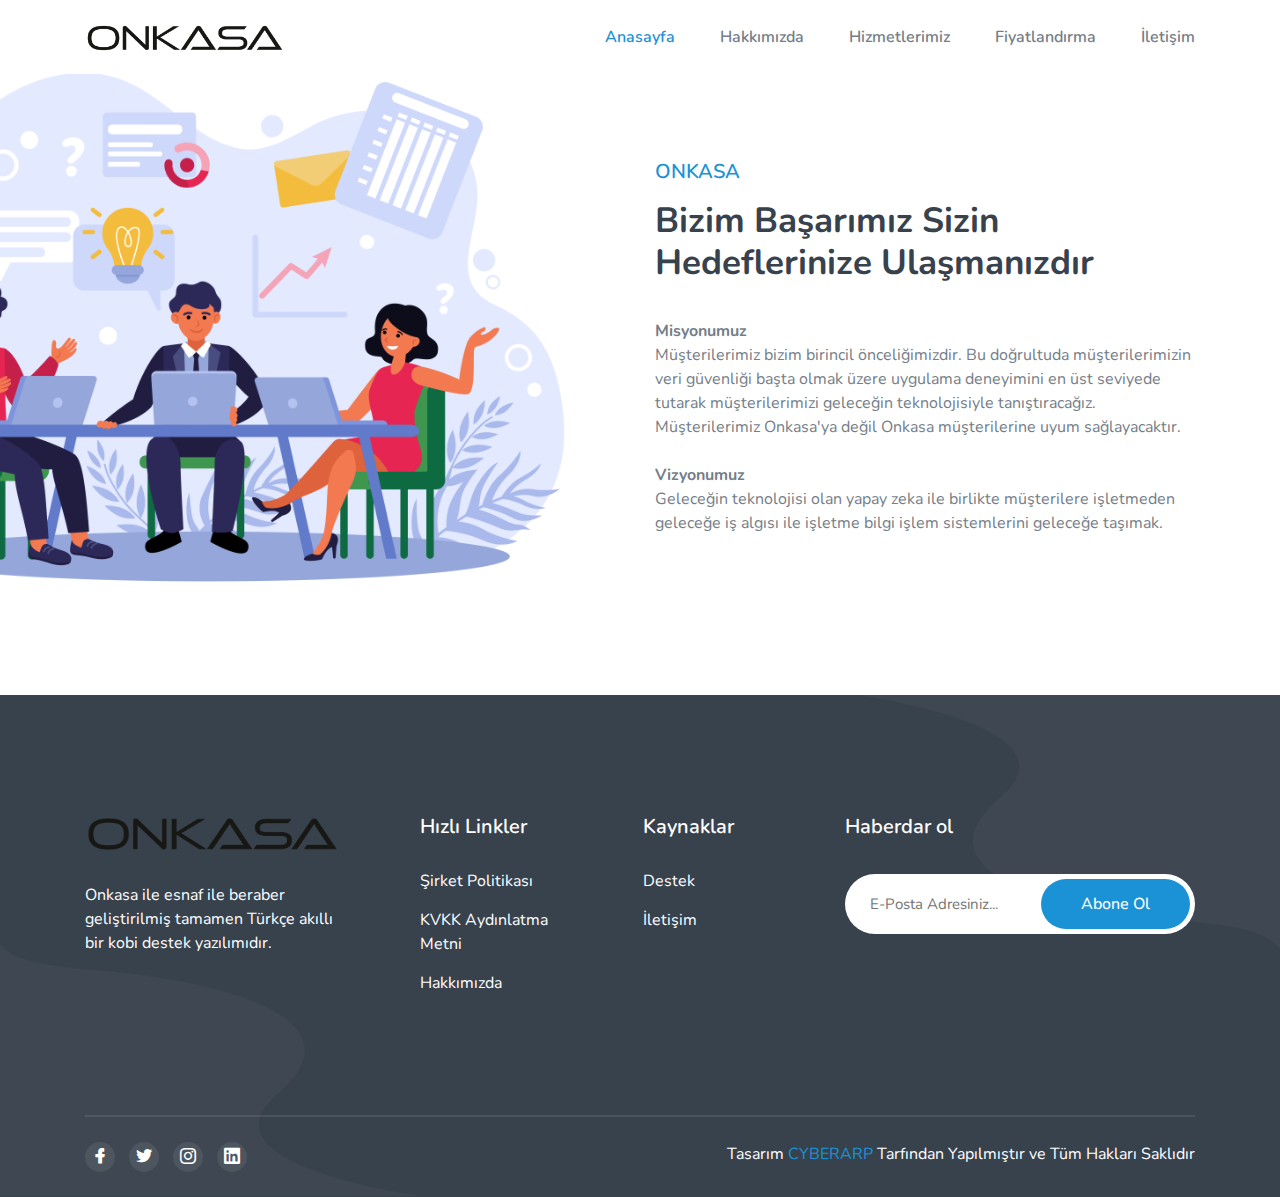
<file: company/index.html>
<!doctype html>
<html class="no-js" lang="en">

<head>
    <meta charset="utf-8">

    <!--====== Title ======-->
    <title>ONKASA</title>

    <meta name="description" content="">
    <meta name="viewport" content="width=device-width, initial-scale=1">

    <!--====== Favicon Icon ======-->
    <link rel="shortcut icon" href="../assets/images/favico.jpg" type="image/png">

    <!--====== Animate CSS ======-->
    <link rel="stylesheet" href="../assets/css/animate.css">


    <!--====== Line Icons CSS ======-->
    <link rel="stylesheet" href="../assets/fonts/lineicons/font-css/LineIcons.css">

    <!--====== Bootstrap CSS ======-->
    <link rel="stylesheet" href="../assets/css/bootstrap.min.css">

    <!--====== Default CSS ======-->
    <link rel="stylesheet" href="../assets/css/default.css">

    <!--====== Style CSS ======-->
    <link rel="stylesheet" href="../assets/css/style.css">

</head>

<body>
    <!--[if IE]>
    <p class="browserupgrade">You are using an <strong>outdated</strong> browser. Please <a href="https://browsehappy.com/">upgrade your browser</a> to improve your experience and security.</p>
  <![endif]-->
   
   
    <!--====== PRELOADER PART START ======-->

    <div class="preloader">
        <div class="loader">
            <div class="ytp-spinner">
                <div class="ytp-spinner-container">
                    <div class="ytp-spinner-rotator">
                        <div class="ytp-spinner-left">
                            <div class="ytp-spinner-circle"></div>
                        </div>
                        <div class="ytp-spinner-right">
                            <div class="ytp-spinner-circle"></div>
                        </div>
                    </div>
                </div>
            </div>
        </div>
    </div>

    <!--====== PRELOADER PART ENDS ======-->
    
    <!--====== HEADER PART START ======-->

    <section class="header_area">
        <div class="header_navbar">
            <div class="container">
                <div class="row">
                    <div class="col-lg-12">
                        <nav class="navbar navbar-expand-lg">
                            <a class="navbar-brand" href="/">
                                <img src="../assets/images/logo.png" alt="Logo">
                            </a>
                            <button class="navbar-toggler" type="button" data-toggle="collapse" data-target="#navbarSupportedContent" aria-controls="navbarSupportedContent" aria-expanded="false" aria-label="Toggle navigation">
                                <span class="toggler-icon"></span>
                                <span class="toggler-icon"></span>
                                <span class="toggler-icon"></span>
                            </button>

                            <div class="collapse navbar-collapse sub-menu-bar" id="navbarSupportedContent">
                                <ul id="nav" class="navbar-nav ml-auto">
                                    <li class="nav-item active">
                                        <a class="page-scroll" href="/">Anasayfa</a>
                                    </li>
                                    <li class="nav-item">
                                        <a class="page-scroll" href="/#about">Hakkımızda</a>
                                    </li>
                                    <li class="nav-item">
                                        <a class="page-scroll" href="/#services">Hizmetlerimiz</a>
                                    </li>
                                    
                                    <li class="nav-item">
                                        <a class="page-scroll" href="/#pricing">Fiyatlandırma</a>
                                    </li>
                                    
                                    <li class="nav-item">
                                        <a class="page-scroll" href="/#contact">İletişim</a>
                                    </li>
                                </ul>
                            </div> <!-- navbar collapse -->
                        </nav> <!-- navbar -->
                    </div>
                </div> <!-- row -->
            </div> <!-- container -->
        </div> <!-- header navbar -->  
    </section>
    <!--====== Header PART Ends ======-->


  <!--====== ABOUT PART START ======-->

    <section id="why" class="about_area pt-100 mb-100 ">
        <div class="about_image d-flex align-items-end justify-content-end">
            <div class="image">
                <img class="wow fadeInLeftBig" data-wow-duration="1s" data-wow-delay="0.5s" src="../assets/images/company.jpg" alt="about">
            </div>
        </div> <!-- about image -->
        <div class="container">
            <div class="row justify-content-end">
                <div class="col-lg-6">
                    <div class="about_content wow fadeIn" data-wow-duration="1s" data-wow-delay="1s">
                        <div class="section_title pb-35">
                            <h5 class="sub_title">ONKASA</h5>
                            <h4 class="main_title">Bizim Başarımız Sizin Hedeflerinize Ulaşmanızdır</h4>
                        </div> <!-- section title -->
                        <b>Misyonumuz</b>
                        <p>Müşterilerimiz bizim birincil önceliğimizdir. Bu doğrultuda müşterilerimizin veri güvenliği başta olmak üzere uygulama deneyimini en üst seviyede tutarak müşterilerimizi geleceğin teknolojisiyle tanıştıracağız. Müşterilerimiz Onkasa'ya değil Onkasa müşterilerine uyum sağlayacaktır. </p>
                        <br>
                        <b>Vizyonumuz</b>
                        <p>Geleceğin teknolojisi olan yapay zeka ile birlikte müşterilere işletmeden geleceğe iş algısı ile işletme bilgi işlem sistemlerini geleceğe taşımak. </p>

                    </div> <!-- about content -->
                </div>
            </div> <!-- row -->
        </div> <!-- container -->
    </section>

    <!--====== ABOUT PART ENDS ======-->
    
    <!--====== FOOTER PART START ======-->

     <footer id="footer" class="footer_area">
        <div class="container">
            <div class="footer_widget pt-70 pb-120">
                <div class="row justify-content-center">
                    <div class="col-lg-3 col-md-6">
                        <div class="footer_about mt-50">
                            <div class="footer_logo">
                                <a href="/"><img src="../assets/images/logo.png" alt=""></a>
                            </div>
                            <div class="footer_content">
                                <p>Onkasa ile esnaf ile beraber geliştirilmiş tamamen Türkçe akıllı bir kobi destek yazılımıdır.</p>
                            </div>
                        </div> <!-- footer about -->
                    </div>
                    <div class="col-lg-5 col-md-6">
                        <div class="footer_link_wrapper d-flex flex-wrap">
                            <div class="footer_link mt-50">
                                <h2 class="footer_title">Hızlı Linkler</h2>
                                <ul class="link">
                                    <li><a href="#">Şirket Politikası</a></li>
                                     <li><a href="../kvkk/">KVKK Aydınlatma Metni</a></li>
                                    <li><a href="#about">Hakkımızda</a></li>
                                </ul>
                            </div> <!-- footer link -->
                            <div class="footer_link mt-50">
                                <h2 class="footer_title">Kaynaklar</h2>
                                <ul class="link">
                                    <li><a href="tel:05393679757">Destek</a></li>
                                    <li><a href="#contact">İletişim</a></li>
                                </ul>
                            </div> <!-- footer link -->
                        </div> <!-- footer link wrapper -->
                    </div>
                    <div class="col-lg-4 col-md-6">
                        <div class="footer_subscribe mt-50">
                            <h2 class="footer_title">Haberdar ol</h2>
                            <div class="subscribe_form text-right">
                                <form action="#">
                                    <input type="text" placeholder="E-Posta Adresiniz...">
                                    <button class="main-btn">Abone Ol</button>
                                </form>
                            </div>
                        </div> <!-- footer subscribe -->
                    </div>
                </div> <!-- row -->
            </div> <!-- footer widget -->
            <div class="footer_copyright d-sm-flex justify-content-between">
                <div class="footer_social text-center">
                    <ul class="social">
                        <li><a href="https://www.facebook.com/Onkasa-109195007973000"><i class="lni lni-facebook-filled"></i></a></li>
                        <li><a href="https://twitter.com/onkasa1"><i class="lni lni-twitter-filled"></i></a></li>
                        <li><a href="https://instagram.com/onkasa.co"><i class="lni lni-instagram-original"></i></a></li>
                        <li><a href="https://www.linkedin.com/company/onkasa"><i class="lni lni-linkedin-original"></i></a></li>
                    </ul>
                </div> <!-- footer social -->
                <div class="footer_copyright_content  text-center">
                    <p>Tasarım <a href="https://onkasa.com" rel="nofollow">CYBERARP</a> Tarfından Yapılmıştır ve Tüm Hakları Saklıdır</p>
                </div> <!-- footer copyright content -->
            </div> <!-- footer copyright -->
        </div> <!-- container -->
    </footer>

    <!--====== FOOTER PART ENDS ======-->



    <a href="#" class="back-to-top"><i class="lni lni-chevron-up"></i></a>





    <!--====== Jquery js ======-->
    <script src="../assets/js/vendor/jquery-1.12.4.min.js"></script>
    <script src="../assets/js/vendor/modernizr-3.7.1.min.js"></script>

    <!--====== Bootstrap js ======-->
    <script src="../assets/js/popper.min.js"></script>
    <script src="../assets/js/bootstrap.min.js"></script>

    <!--====== Scrolling Nav js ======-->
    <script src="../assets/js/jquery.easing.min.js"></script>
    <script src="../assets/js/scrolling-nav.js"></script>

    <!--====== Wow js ======-->
    <script src="../assets/js/wow.min.js"></script>

    <!--====== Main js ======-->
    <script src="../assets/js/main.js"></script>

</body>

</html>
</file>
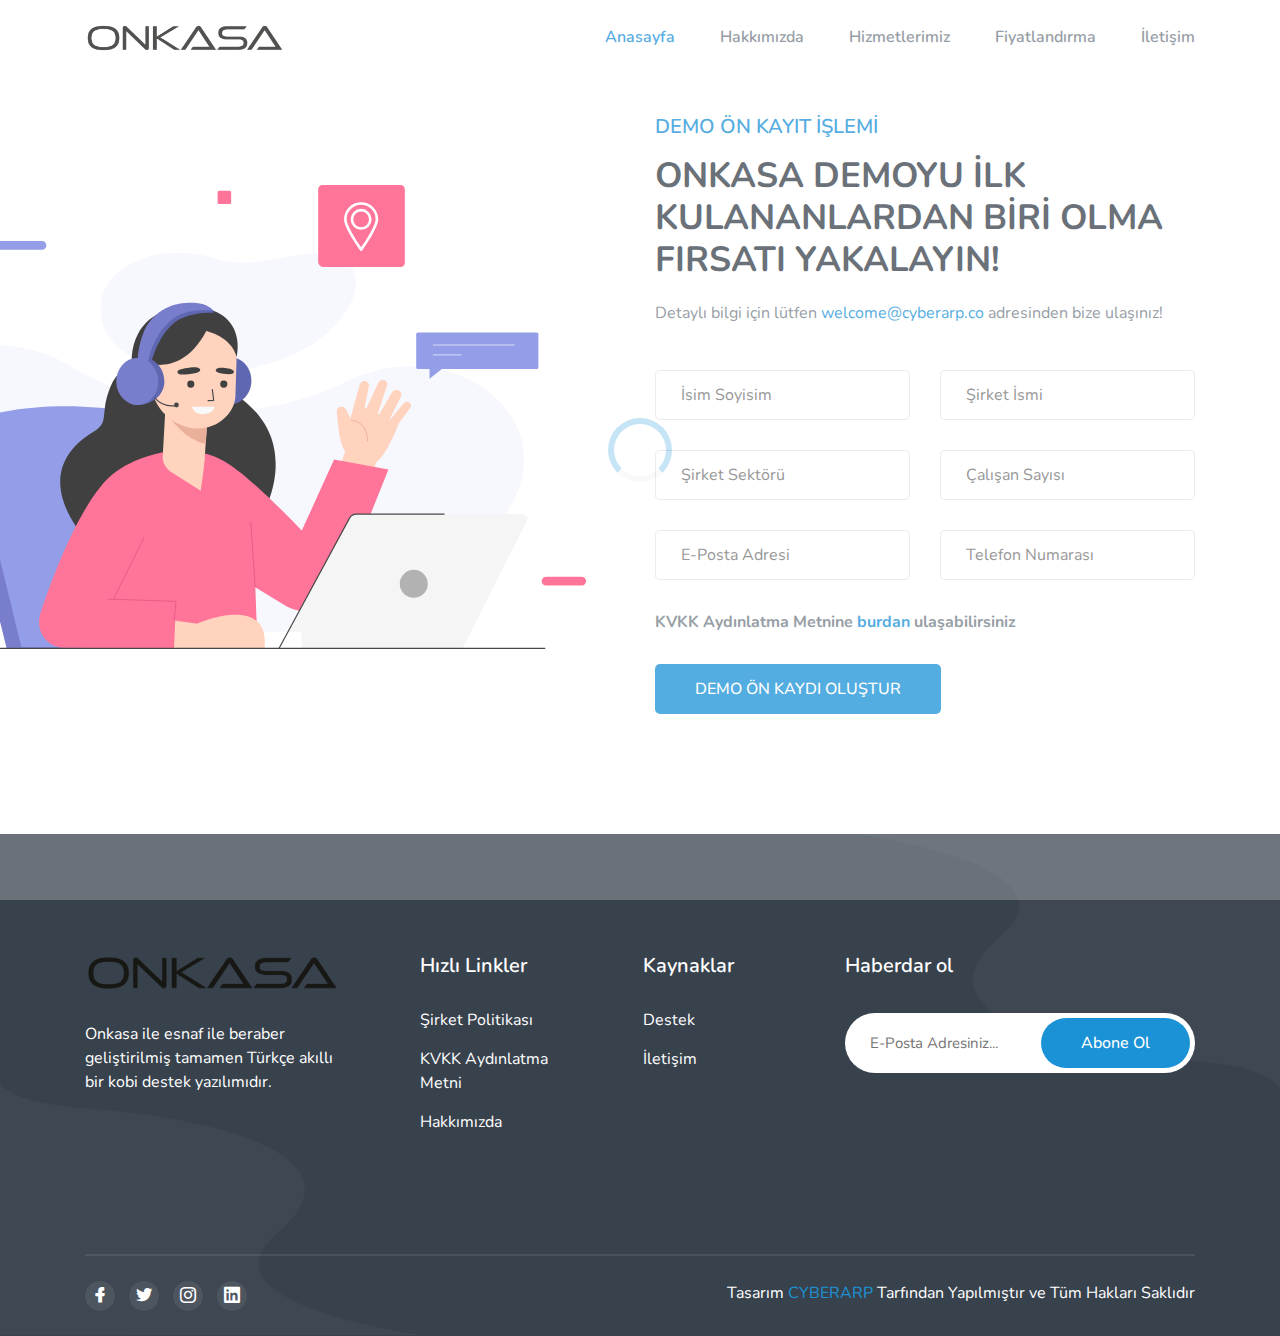
<file: demo/index.html>
<!doctype html>
<html class="no-js" lang="en">

<head>
    <meta charset="utf-8">

    <!--====== Title ======-->
    <title>ONKASA - Demo için Ön Kayıt</title>

    <meta name="description" content="">
    <meta name="viewport" content="width=device-width, initial-scale=1">

    <!--====== Favicon Icon ======-->
    <link rel="shortcut icon" href="../assets/images/favico.jpg" type="image/png">

    <!--====== Animate CSS ======-->
    <link rel="stylesheet" href="../assets/css/animate.css">


    <!--====== Line Icons CSS ======-->
    <link rel="stylesheet" href="../assets/fonts/lineicons/font-css/LineIcons.css">

    <!--====== Bootstrap CSS ======-->
    <link rel="stylesheet" href="../assets/css/bootstrap.min.css">

    <!--====== Default CSS ======-->
    <link rel="stylesheet" href="../assets/css/default.css">

    <!--====== Style CSS ======-->
    <link rel="stylesheet" href="../assets/css/style.css">

</head>

<body>
    <!--[if IE]>
    <p class="browserupgrade">You are using an <strong>outdated</strong> browser. Please <a href="https://browsehappy.com/">upgrade your browser</a> to improve your experience and security.</p>
  <![endif]-->
   
   
    <!--====== PRELOADER PART START ======-->

    <div class="preloader">
        <div class="loader">
            <div class="ytp-spinner">
                <div class="ytp-spinner-container">
                    <div class="ytp-spinner-rotator">
                        <div class="ytp-spinner-left">
                            <div class="ytp-spinner-circle"></div>
                        </div>
                        <div class="ytp-spinner-right">
                            <div class="ytp-spinner-circle"></div>
                        </div>
                    </div>
                </div>
            </div>
        </div>
    </div>

    <!--====== PRELOADER PART ENDS ======-->
    
    <!--====== HEADER PART START ======-->

    <section class="header_area">
        <div class="header_navbar">
            <div class="container">
                <div class="row">
                    <div class="col-lg-12">
                        <nav class="navbar navbar-expand-lg">
                            <a class="navbar-brand" href="/">
                                <img src="../assets/images/logo.png" alt="Logo">
                            </a>
                            <button class="navbar-toggler" type="button" data-toggle="collapse" data-target="#navbarSupportedContent" aria-controls="navbarSupportedContent" aria-expanded="false" aria-label="Toggle navigation">
                                <span class="toggler-icon"></span>
                                <span class="toggler-icon"></span>
                                <span class="toggler-icon"></span>
                            </button>

                            <div class="collapse navbar-collapse sub-menu-bar" id="navbarSupportedContent">
                                <ul id="nav" class="navbar-nav ml-auto">
                                    <li class="nav-item active">
                                        <a class="page-scroll" href="/">Anasayfa</a>
                                    </li>
                                    <li class="nav-item">
                                        <a class="page-scroll" href="/#about">Hakkımızda</a>
                                    </li>
                                    <li class="nav-item">
                                        <a class="page-scroll" href="/#services">Hizmetlerimiz</a>
                                    </li>
                                    
                                    <li class="nav-item">
                                        <a class="page-scroll" href="/#pricing">Fiyatlandırma</a>
                                    </li>
                                    
                                    <li class="nav-item">
                                        <a class="page-scroll" href="/#contact">İletişim</a>
                                    </li>
                                </ul>
                            </div> <!-- navbar collapse -->
                        </nav> <!-- navbar -->
                    </div>
                </div> <!-- row -->
            </div> <!-- container -->
        </div> <!-- header navbar -->

       
           
    </section>

    <!--====== HEADER PART ENDS ======-->

    <!--====== SERVICES PART START ======-->

  

    <!--====== SERVICES PART ENDS ======-->

    <!--====== ABOUT PART START ======-->

    

    <!--====== ABOUT PART ENDS ======-->

    <!--====== SERVICES PART START ======-->

    

    <!--====== SERVICES PART ENDS ======-->

    <!--====== WORK PART START ======-->


    <!--====== WORK PART ENDS ======-->

    <!--====== PRICING PLAN PART START ======-->

   

    <!--====== PRICING PLAN PART ENDS ======-->

    <!--====== TEAM PART START ======-->

    

    <!--====== TEAM PART ENDS ======-->


    <!--====== CONTACT PART START ======-->

    <section id="contact" class="contact_area pt-70 pb-120">
        <div class="contact_image d-flex align-items-center justify-content-end">
            <div class="image">
                <img class="wow fadeInLeftBig" data-wow-duration="2s" data-wow-delay="0.4s" src="../assets/images/contact.svg" alt="about">
            </div>
        </div> <!-- about image -->
        
        <div class="container">
            <div class="row justify-content-end">
                <div class="col-lg-6">
                    <div class="contact_wrapper mt-45 wow fadeInUp" data-wow-duration="0.5s" data-wow-delay="0.9s">
                        <div class="section_title pb-15">
                            <h5 class="sub_title">DEMO ÖN KAYIT İŞLEMİ</h5>
                            <h4 class="main_title">ONKASA DEMOYU İLK KULANANLARDAN BİRİ OLMA FIRSATI YAKALAYIN!</h4>
                            <p>Detaylı bilgi için lütfen <a href="mailto:welcome@cyberarp.co"> welcome@cyberarp.co </a> adresinden bize ulaşınız!</p>
                        </div> <!-- section title -->
                        
                        <div class="contact_form">
                            <form id="contact-form" action="assets/contact.php">
                                <div class="row">
                                    <div class="col-md-6">
                                        <div class="single_form">
                                            <input name="name" type="text" placeholder="İsim Soyisim">
                                        </div> <!-- single form -->
                                    </div>
                                    <div class="col-md-6">
                                        <div class="single_form">
                                            <input name="email" type="email" placeholder="Şirket İsmi">
                                        </div> <!-- single form -->
                                    </div>
                                    <div class="col-md-6">
                                        <div class="single_form">
                                            <input name="email" type="email" placeholder="Şirket Sektörü">
                                        </div> <!-- single form -->
                                    </div>
                                    <div class="col-md-6">
                                        <div class="single_form">
                                            <input name="email" type="email" placeholder="Çalışan Sayısı">
                                        </div> <!-- single form -->
                                    </div>
                                     <div class="col-md-6">
                                        <div class="single_form">
                                            <input name="name" type="text" placeholder="E-Posta Adresi">
                                        </div> <!-- single form -->
                                    </div>
                                    <div class="col-md-6">
                                        <div class="single_form">
                                            <input name="email" type="email" placeholder="Telefon Numarası">
                                        </div> <!-- single form -->
                                    </div>
                                    <div class="col-md-12">
                                        <div class="single_form">
                                            <b>KVKK Aydınlatma Metnine <a href="../kvkk/"> burdan </a> ulaşabilirsiniz</b>
                                        </div> <!-- single form -->
                                    </div>
                                   
                                    <p class="form-message"></p>
                                    <div class="col-md-12">
                                        <div class="single_form">
                                            <button class="main-btn">DEMO ÖN KAYDI OLUŞTUR</button>
                                        </div> <!-- single form -->
                                    </div>
                                </div> <!-- row -->
                            </form>
                        </div> <!-- contact form -->
                    </div> <!-- contact wrapper -->
                </div>
            </div> <!-- row -->
        </div> <!-- container -->
    </section>

    <!--====== CONTACT PART ENDS ======-->

    <!--====== FOOTER PART START ======-->

     <footer id="footer" class="footer_area">
        <div class="container">
            <div class="footer_widget pt-70 pb-120">
                <div class="row justify-content-center">
                    <div class="col-lg-3 col-md-6">
                        <div class="footer_about mt-50">
                            <div class="footer_logo">
                                <a href="/"><img src="../assets/images/logo.png" alt=""></a>
                            </div>
                            <div class="footer_content">
                                <p>Onkasa ile esnaf ile beraber geliştirilmiş tamamen Türkçe akıllı bir kobi destek yazılımıdır.</p>
                            </div>
                        </div> <!-- footer about -->
                    </div>
                    <div class="col-lg-5 col-md-6">
                        <div class="footer_link_wrapper d-flex flex-wrap">
                            <div class="footer_link mt-50">
                                <h2 class="footer_title">Hızlı Linkler</h2>
                                <ul class="link">
                                    <li><a href="../company/">Şirket Politikası</a></li>
                                     <li><a href="../kvkk/">KVKK Aydınlatma Metni</a></li>
                                    <li><a href="../#about">Hakkımızda</a></li>
                                </ul>
                            </div> <!-- footer link -->
                            <div class="footer_link mt-50">
                                <h2 class="footer_title">Kaynaklar</h2>
                                <ul class="link">
                                    <li><a href="tel:05393679757">Destek</a></li>
                                    <li><a href="../#contact">İletişim</a></li>
                                </ul>
                            </div> <!-- footer link -->
                        </div> <!-- footer link wrapper -->
                    </div>
                    <div class="col-lg-4 col-md-6">
                        <div class="footer_subscribe mt-50">
                            <h2 class="footer_title">Haberdar ol</h2>
                            <div class="subscribe_form text-right">
                                <form action="#">
                                    <input type="text" placeholder="E-Posta Adresiniz...">
                                    <button class="main-btn">Abone Ol</button>
                                </form>
                            </div>
                        </div> <!-- footer subscribe -->
                    </div>
                </div> <!-- row -->
            </div> <!-- footer widget -->
            <div class="footer_copyright d-sm-flex justify-content-between">
                <div class="footer_social text-center">
                    <ul class="social">
                        <li><a href="https://www.facebook.com/Onkasa-109195007973000"><i class="lni lni-facebook-filled"></i></a></li>
                        <li><a href="https://twitter.com/onkasa1"><i class="lni lni-twitter-filled"></i></a></li>
                        <li><a href="https://instagram.com/onkasa.co"><i class="lni lni-instagram-original"></i></a></li>
                        <li><a href="https://www.linkedin.com/company/onkasa"><i class="lni lni-linkedin-original"></i></a></li>
                    </ul>
                </div> <!-- footer social -->
                <div class="footer_copyright_content  text-center">
                    <p>Tasarım <a href="https://onkasa.com" rel="nofollow">CYBERARP</a> Tarfından Yapılmıştır ve Tüm Hakları Saklıdır</p>
                </div> <!-- footer copyright content -->
            </div> <!-- footer copyright -->
        </div> <!-- container -->
    </footer>

    <!--====== FOOTER PART ENDS ======-->
    
    <!--====== BACK TOP TOP PART START ======-->

    <a href="#" class="back-to-top"><i class="lni lni-chevron-up"></i></a>

    <!--====== BACK TOP TOP PART ENDS ======-->    

    <!--====== PART START ======-->

<!--
    <section class="">
        <div class="container">
            <div class="row">
                <div class="col-lg-">
                    
                </div>
            </div>
        </div>
    </section>
-->

    <!--====== PART ENDS ======-->




    <!--====== Jquery js ======-->
    <script src="../assets/js/vendor/jquery-1.12.4.min.js"></script>
    <script src="../assets/js/vendor/modernizr-3.7.1.min.js"></script>

    <!--====== Bootstrap js ======-->
    <script src="../assets/js/popper.min.js"></script>
    <script src="../assets/js/bootstrap.min.js"></script>

    <!--====== Scrolling Nav js ======-->
    <script src="../assets/js/jquery.easing.min.js"></script>
    <script src="../assets/js/scrolling-nav.js"></script>

    <!--====== Wow js ======-->
    <script src="../assets/js/wow.min.js"></script>

    <!--====== Main js ======-->
    <script src="../assets/js/main.js"></script>

</body>

</html>
</file>
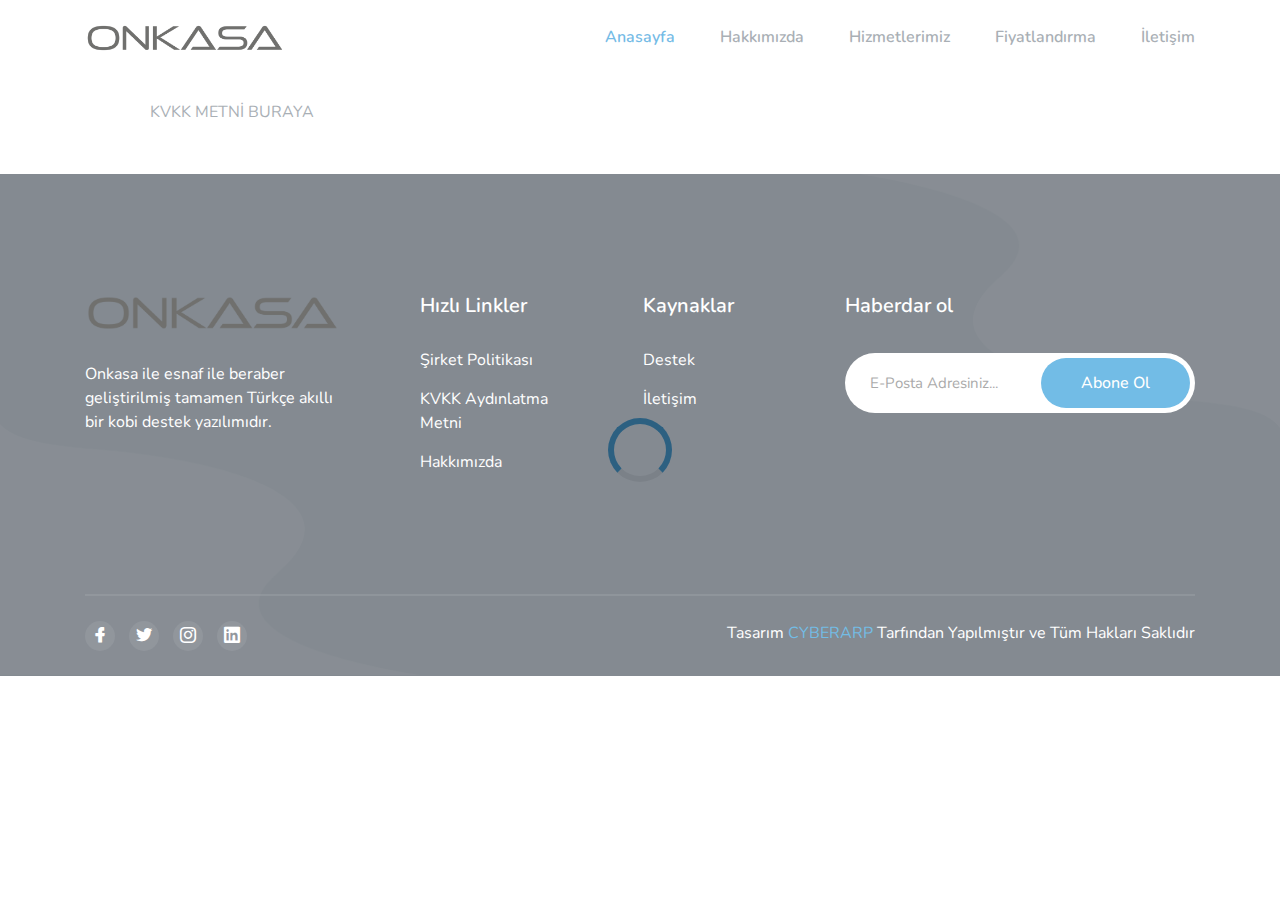
<file: kvkk/index.html>
<!doctype html>
<html class="no-js" lang="en">

<head>
    <meta charset="utf-8">

    <!--====== Title ======-->
    <title>ONKASA</title>

    <meta name="description" content="">
    <meta name="viewport" content="width=device-width, initial-scale=1">

    <!--====== Favicon Icon ======-->
    <link rel="shortcut icon" href="../assets/images/favico.jpg" type="image/png">

    <!--====== Animate CSS ======-->
    <link rel="stylesheet" href="../assets/css/animate.css">


    <!--====== Line Icons CSS ======-->
    <link rel="stylesheet" href="../assets/fonts/lineicons/font-css/LineIcons.css">

    <!--====== Bootstrap CSS ======-->
    <link rel="stylesheet" href="../assets/css/bootstrap.min.css">

    <!--====== Default CSS ======-->
    <link rel="stylesheet" href="../assets/css/default.css">

    <!--====== Style CSS ======-->
    <link rel="stylesheet" href="../assets/css/style.css">

</head>

<body>
    <!--[if IE]>
    <p class="browserupgrade">You are using an <strong>outdated</strong> browser. Please <a href="https://browsehappy.com/">upgrade your browser</a> to improve your experience and security.</p>
  <![endif]-->
   
   
    <!--====== PRELOADER PART START ======-->

    <div class="preloader">
        <div class="loader">
            <div class="ytp-spinner">
                <div class="ytp-spinner-container">
                    <div class="ytp-spinner-rotator">
                        <div class="ytp-spinner-left">
                            <div class="ytp-spinner-circle"></div>
                        </div>
                        <div class="ytp-spinner-right">
                            <div class="ytp-spinner-circle"></div>
                        </div>
                    </div>
                </div>
            </div>
        </div>
    </div>

    <!--====== PRELOADER PART ENDS ======-->
    
    <!--====== HEADER PART START ======-->

    <section class="header_area">
        <div class="header_navbar">
            <div class="container">
                <div class="row">
                    <div class="col-lg-12">
                        <nav class="navbar navbar-expand-lg">
                            <a class="navbar-brand" href="/">
                                <img src="../assets/images/logo.png" alt="Logo">
                            </a>
                            <button class="navbar-toggler" type="button" data-toggle="collapse" data-target="#navbarSupportedContent" aria-controls="navbarSupportedContent" aria-expanded="false" aria-label="Toggle navigation">
                                <span class="toggler-icon"></span>
                                <span class="toggler-icon"></span>
                                <span class="toggler-icon"></span>
                            </button>

                            <div class="collapse navbar-collapse sub-menu-bar" id="navbarSupportedContent">
                                <ul id="nav" class="navbar-nav ml-auto">
                                    <li class="nav-item active">
                                        <a class="page-scroll" href="/">Anasayfa</a>
                                    </li>
                                    <li class="nav-item">
                                        <a class="page-scroll" href="/#about">Hakkımızda</a>
                                    </li>
                                    <li class="nav-item">
                                        <a class="page-scroll" href="/#services">Hizmetlerimiz</a>
                                    </li>
                                    
                                    <li class="nav-item">
                                        <a class="page-scroll" href="/#pricing">Fiyatlandırma</a>
                                    </li>
                                    
                                    <li class="nav-item">
                                        <a class="page-scroll" href="/#contact">İletişim</a>
                                    </li>
                                </ul>
                            </div> <!-- navbar collapse -->
                        </nav> <!-- navbar -->
                    </div>
                </div> <!-- row -->
            </div> <!-- container -->
        </div> <!-- header navbar -->  
    </section>
    <!--====== HEADER PART ENDS ======-->
<section>
<div class="kvkk">
    
    KVKK METNİ BURAYA
   </div>
 <section>   
    <!--====== FOOTER PART START ======-->

     <footer id="footer" class="footer_area">
        <div class="container">
            <div class="footer_widget pt-70 pb-120">
                <div class="row justify-content-center">
                    <div class="col-lg-3 col-md-6">
                        <div class="footer_about mt-50">
                            <div class="footer_logo">
                                <a href="/"><img src="../assets/images/logo.png" alt=""></a>
                            </div>
                            <div class="footer_content">
                                <p>Onkasa ile esnaf ile beraber geliştirilmiş tamamen Türkçe akıllı bir kobi destek yazılımıdır.</p>
                            </div>
                        </div> <!-- footer about -->
                    </div>
                    <div class="col-lg-5 col-md-6">
                        <div class="footer_link_wrapper d-flex flex-wrap">
                            <div class="footer_link mt-50">
                                <h2 class="footer_title">Hızlı Linkler</h2>
                                <ul class="link">
                                    <li><a href="../company/">Şirket Politikası</a></li>
                                   <li><a href="#">KVKK Aydınlatma Metni</a></li>
                                    <li><a href="#about">Hakkımızda</a></li>
                                </ul>
                            </div> <!-- footer link -->
                            <div class="footer_link mt-50">
                                <h2 class="footer_title">Kaynaklar</h2>
                                <ul class="link">
                                    <li><a href="tel:05393679757">Destek</a></li>
                                    <li><a href="#contact">İletişim</a></li>
                                </ul>
                            </div> <!-- footer link -->
                        </div> <!-- footer link wrapper -->
                    </div>
                    <div class="col-lg-4 col-md-6">
                        <div class="footer_subscribe mt-50">
                            <h2 class="footer_title">Haberdar ol</h2>
                            <div class="subscribe_form text-right">
                                <form action="#">
                                    <input type="text" placeholder="E-Posta Adresiniz...">
                                    <button class="main-btn">Abone Ol</button>
                                </form>
                            </div>
                        </div> <!-- footer subscribe -->
                    </div>
                </div> <!-- row -->
            </div> <!-- footer widget -->
            <div class="footer_copyright d-sm-flex justify-content-between">
                <div class="footer_social text-center">
                    <ul class="social">
                        <li><a href="https://www.facebook.com/Onkasa-109195007973000"><i class="lni lni-facebook-filled"></i></a></li>
                        <li><a href="https://twitter.com/onkasa1"><i class="lni lni-twitter-filled"></i></a></li>
                        <li><a href="https://instagram.com/onkasa.co"><i class="lni lni-instagram-original"></i></a></li>
                        <li><a href="https://www.linkedin.com/company/onkasa"><i class="lni lni-linkedin-original"></i></a></li>
                    </ul>
                </div> <!-- footer social -->
                <div class="footer_copyright_content  text-center">
                    <p>Tasarım <a href="https://onkasa.com" rel="nofollow">CYBERARP</a> Tarfından Yapılmıştır ve Tüm Hakları Saklıdır</p>
                </div> <!-- footer copyright content -->
            </div> <!-- footer copyright -->
        </div> <!-- container -->
    </footer>

    <!--====== FOOTER PART ENDS ======-->



    <a href="#" class="back-to-top"><i class="lni lni-chevron-up"></i></a>





    <!--====== Jquery js ======-->
    <script src="../assets/js/vendor/jquery-1.12.4.min.js"></script>
    <script src="../assets/js/vendor/modernizr-3.7.1.min.js"></script>

    <!--====== Bootstrap js ======-->
    <script src="../assets/js/popper.min.js"></script>
    <script src="../assets/js/bootstrap.min.js"></script>

    <!--====== Scrolling Nav js ======-->
    <script src="../assets/js/jquery.easing.min.js"></script>
    <script src="../assets/js/scrolling-nav.js"></script>

    <!--====== Wow js ======-->
    <script src="../assets/js/wow.min.js"></script>

    <!--====== Main js ======-->
    <script src="../assets/js/main.js"></script>

</body>

</html>
</file>
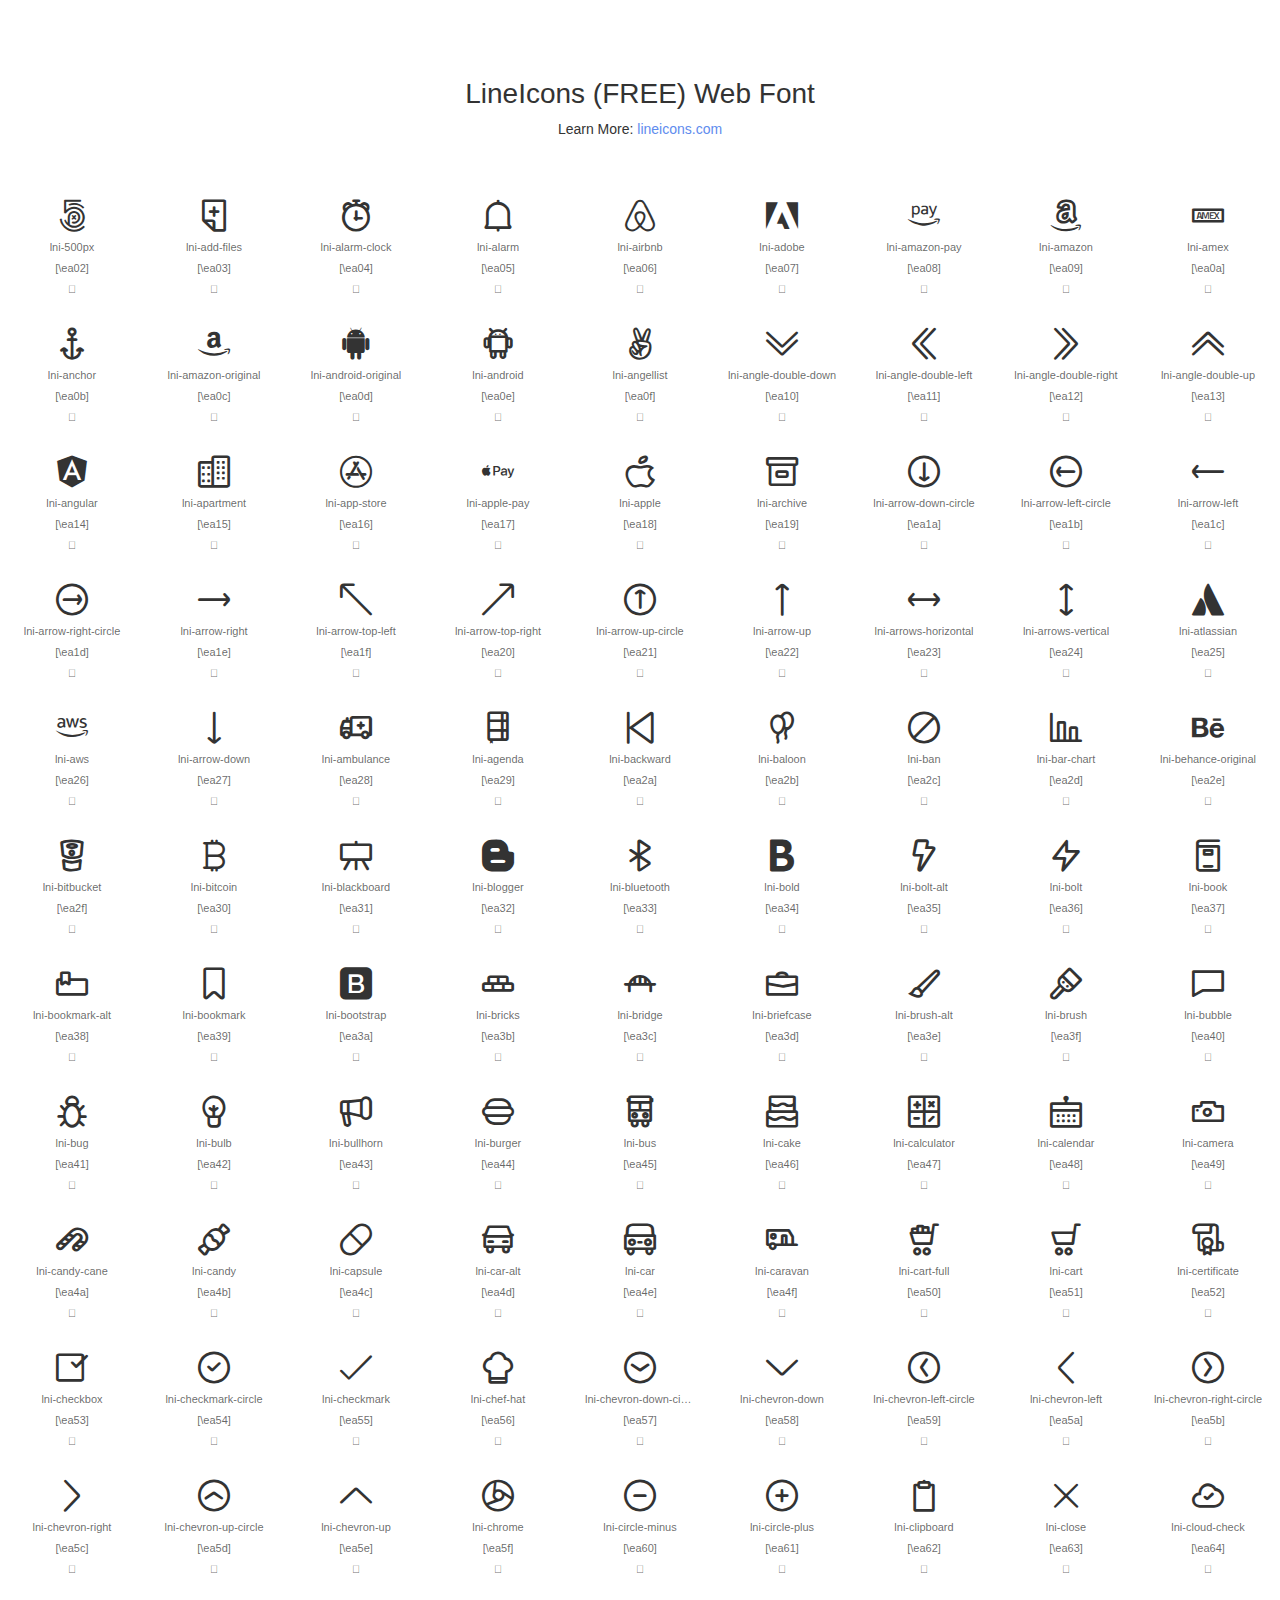
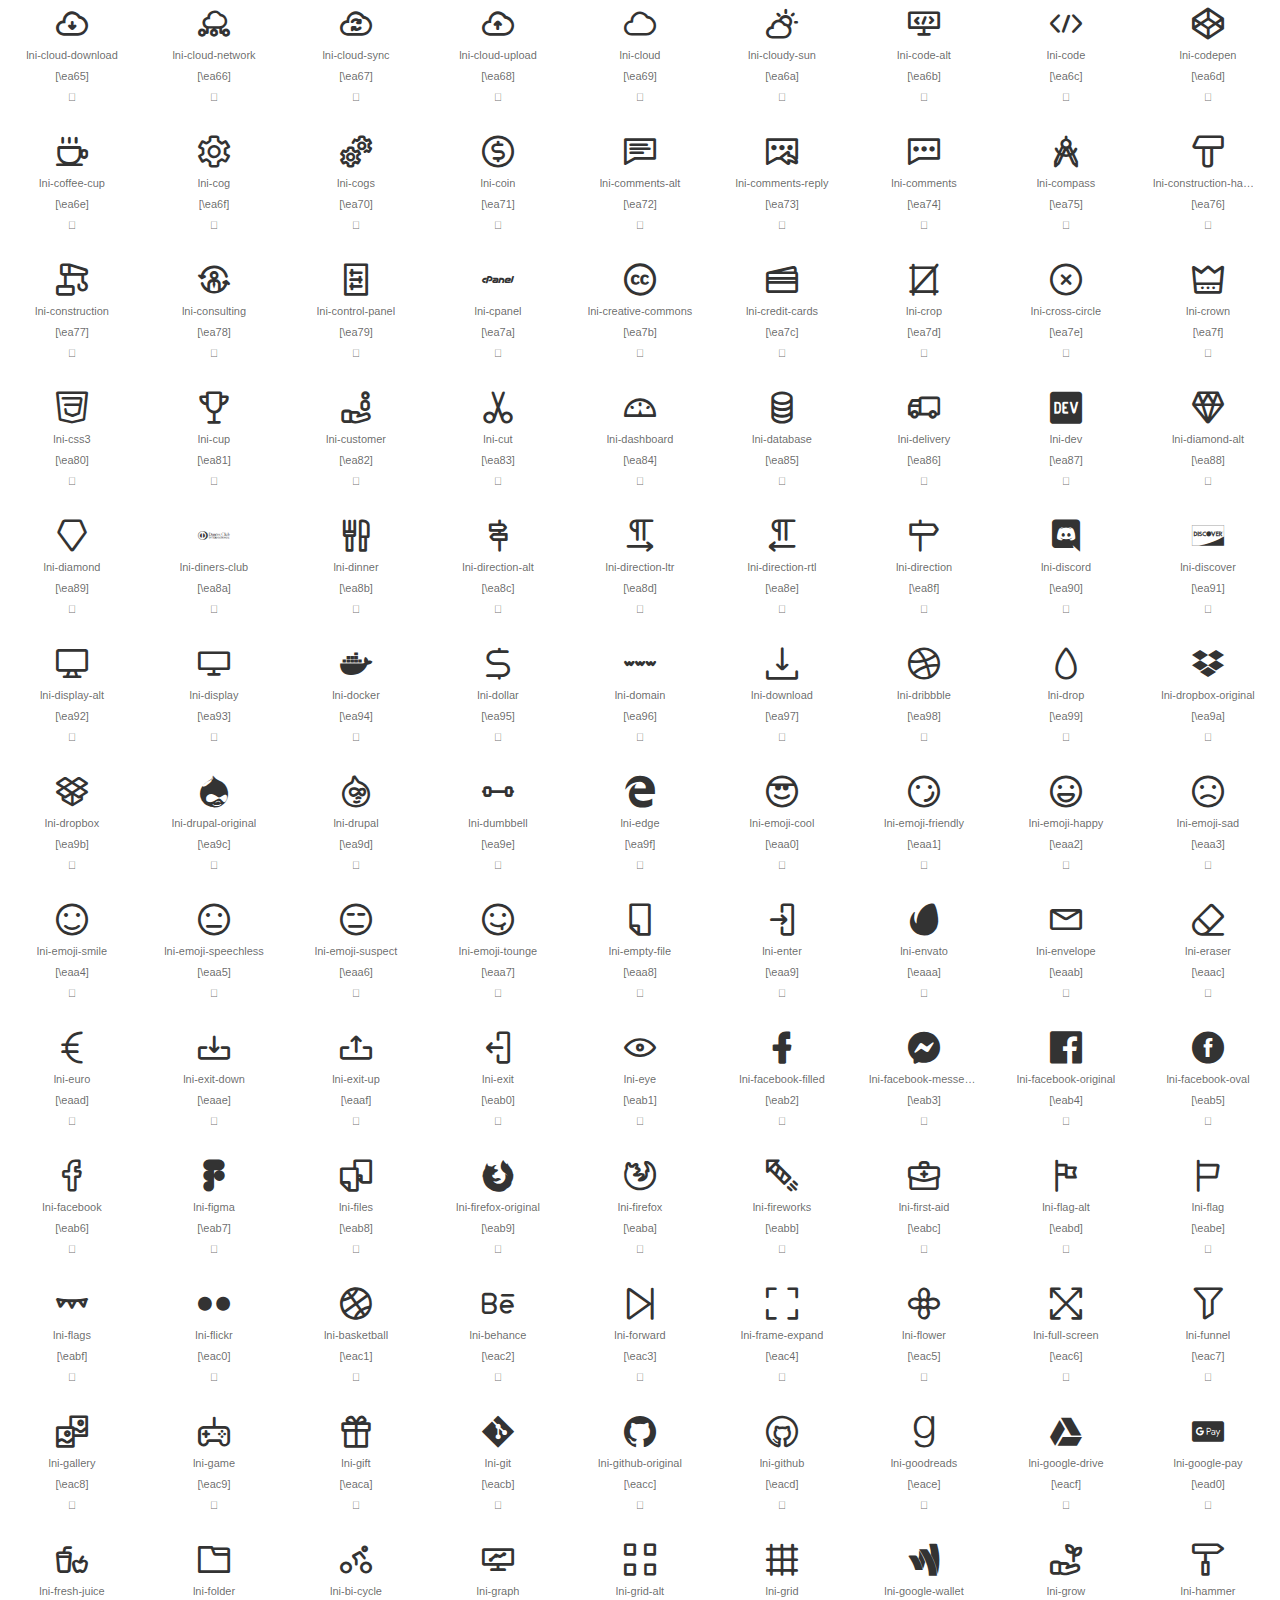
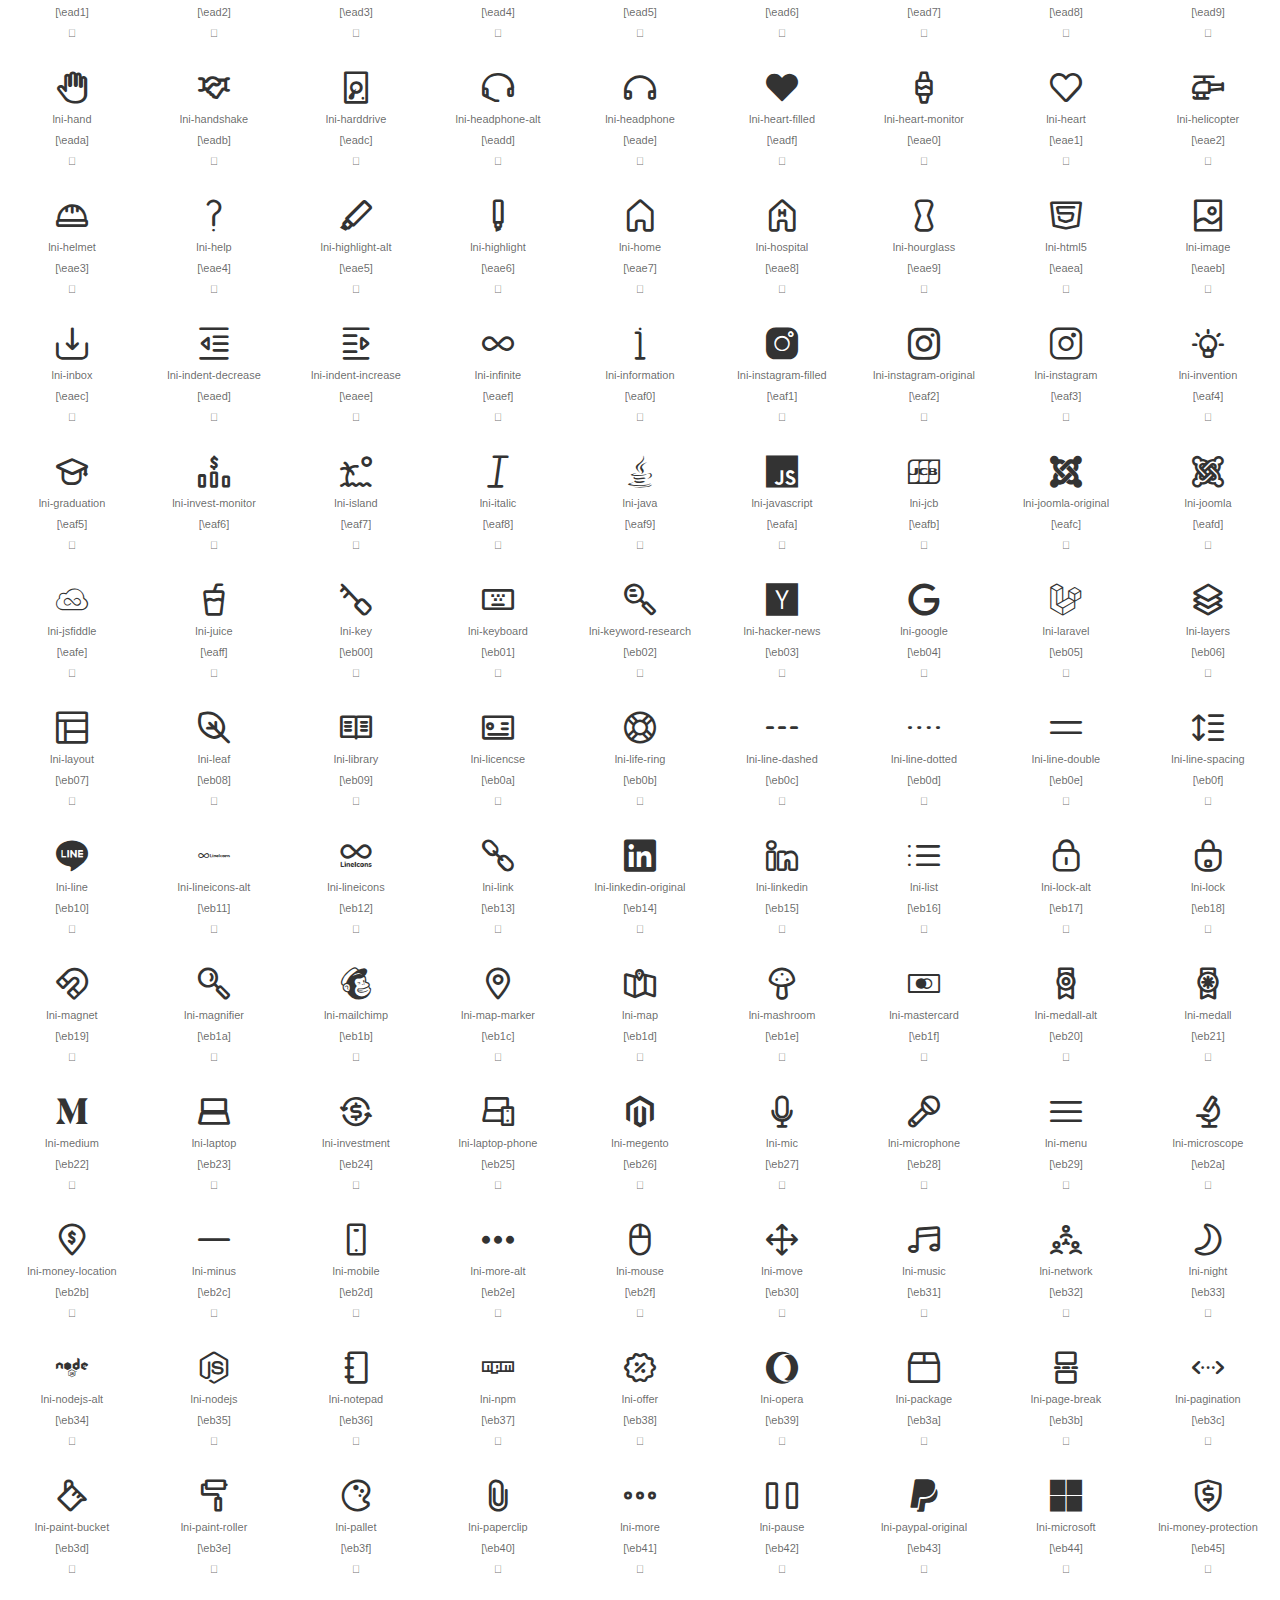
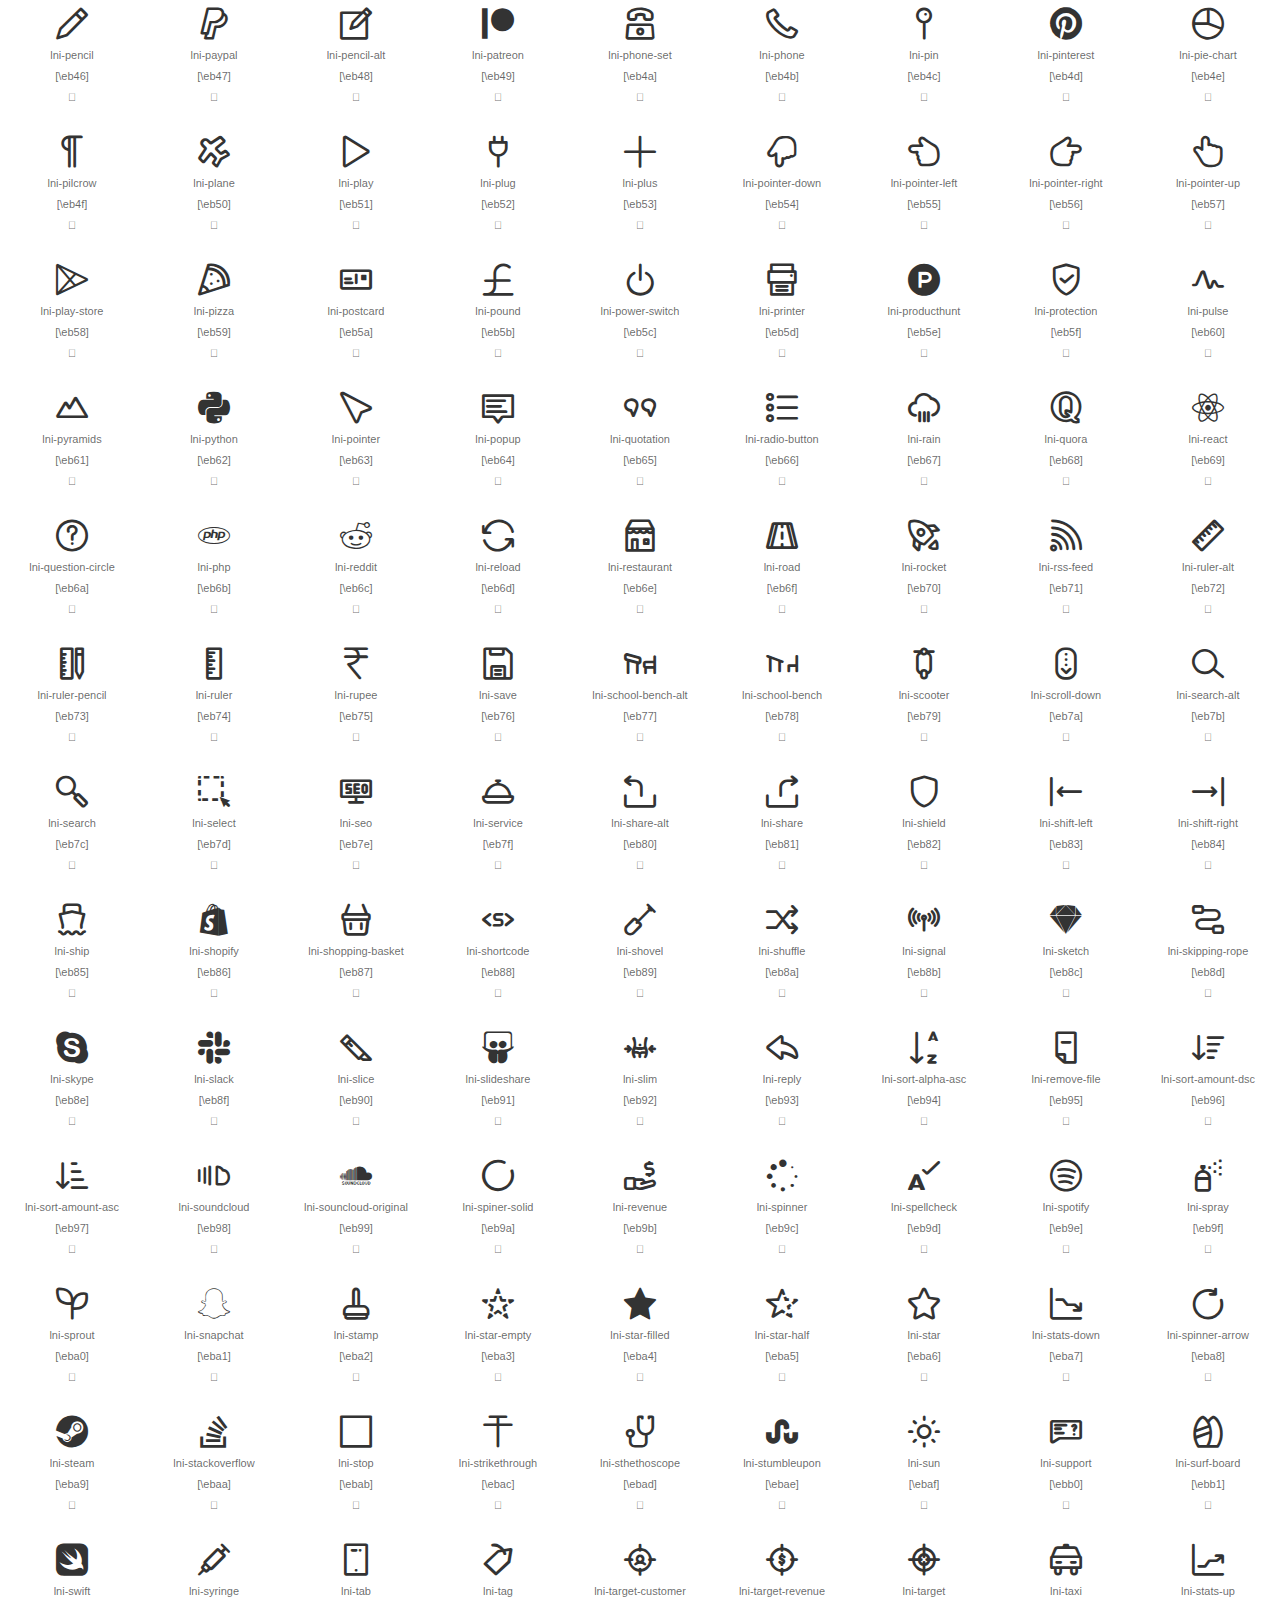
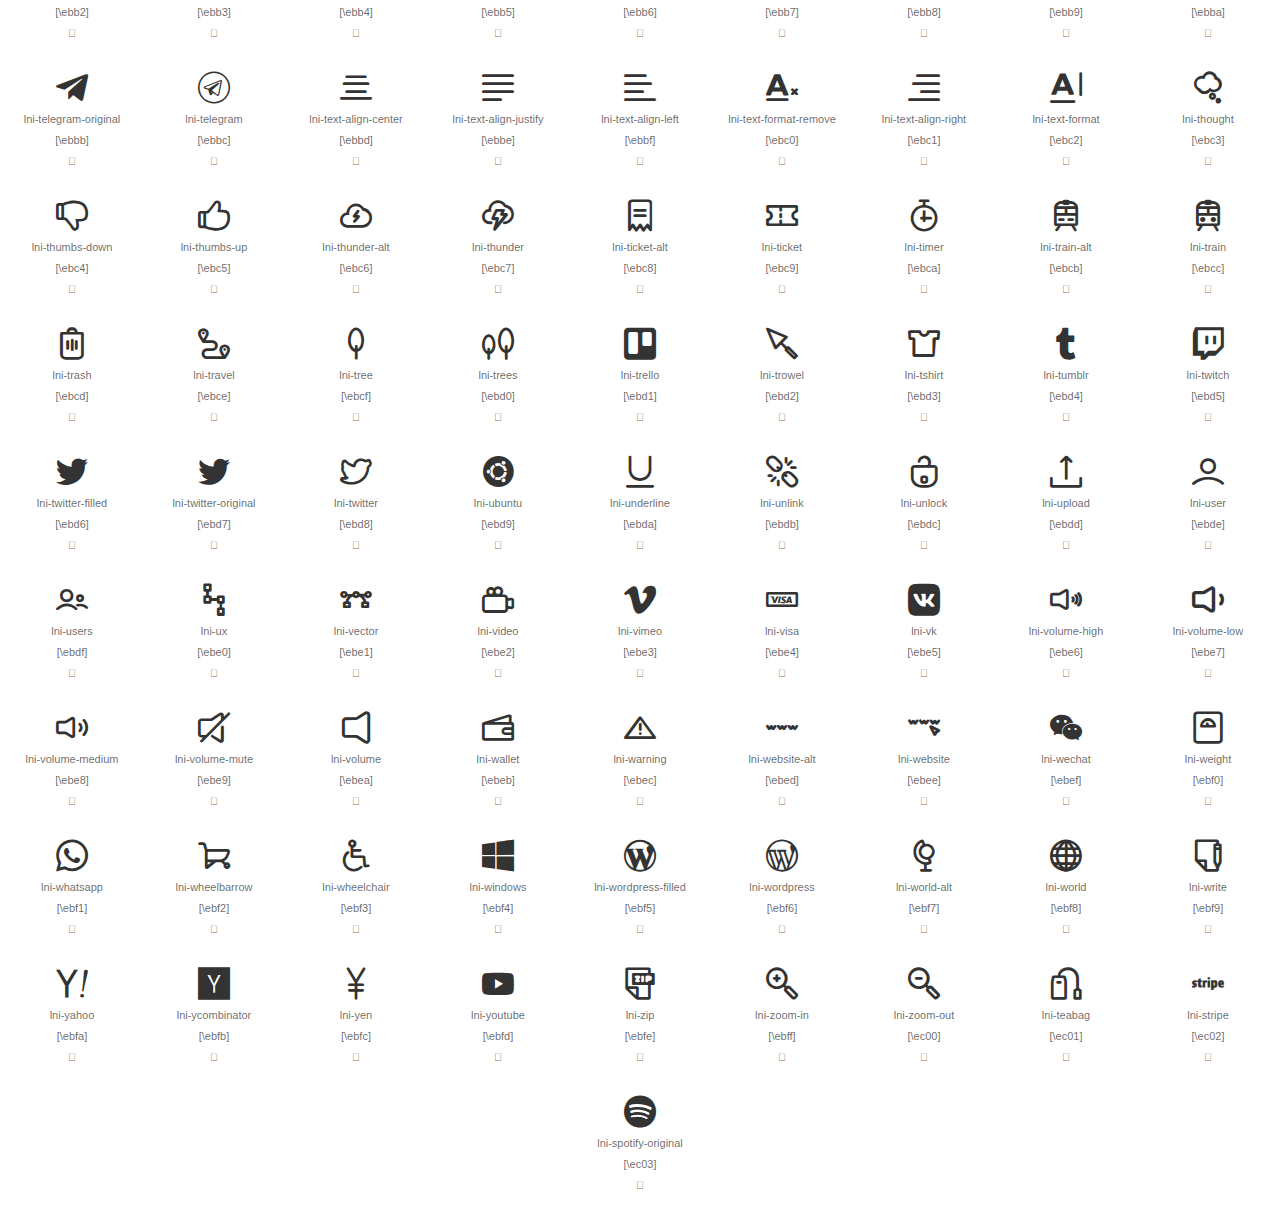
<file: assets/fonts/lineicons/demo.html>
<!doctype html>
<html lang="en">
<head>
	<meta charset="UTF-8">
	<meta name="viewport" content="width=device-width, initial-scale=1">
    <link rel="stylesheet" href="demo/css/reset.css"> <!-- CSS reset -->
    <link rel="stylesheet" href="demo/css/LineIcons.css">
	<link rel="shortcut icon" href="demo/favicon.png">
	<title>LineIcons Web Font</title>
</head>
<body>
	<header>
		<h1>LineIcons (FREE) Web Font</h1>
		<p>Learn More: <a href="https://lineicons.com">lineicons.com</a></p>
	</header>

	<div id="icons-wrapper">
		<section>
			<ul>
                
                    <li>
                        <i class="lni lni-500px"></i>
                        <p>lni-500px</p>
                    </li>
                
                    <li>
                        <i class="lni lni-add-files"></i>
                        <p>lni-add-files</p>
                    </li>
                
                    <li>
                        <i class="lni lni-alarm-clock"></i>
                        <p>lni-alarm-clock</p>
                    </li>
                
                    <li>
                        <i class="lni lni-alarm"></i>
                        <p>lni-alarm</p>
                    </li>
                
                    <li>
                        <i class="lni lni-airbnb"></i>
                        <p>lni-airbnb</p>
                    </li>
                
                    <li>
                        <i class="lni lni-adobe"></i>
                        <p>lni-adobe</p>
                    </li>
                
                    <li>
                        <i class="lni lni-amazon-pay"></i>
                        <p>lni-amazon-pay</p>
                    </li>
                
                    <li>
                        <i class="lni lni-amazon"></i>
                        <p>lni-amazon</p>
                    </li>
                
                    <li>
                        <i class="lni lni-amex"></i>
                        <p>lni-amex</p>
                    </li>
                
                    <li>
                        <i class="lni lni-anchor"></i>
                        <p>lni-anchor</p>
                    </li>
                
                    <li>
                        <i class="lni lni-amazon-original"></i>
                        <p>lni-amazon-original</p>
                    </li>
                
                    <li>
                        <i class="lni lni-android-original"></i>
                        <p>lni-android-original</p>
                    </li>
                
                    <li>
                        <i class="lni lni-android"></i>
                        <p>lni-android</p>
                    </li>
                
                    <li>
                        <i class="lni lni-angellist"></i>
                        <p>lni-angellist</p>
                    </li>
                
                    <li>
                        <i class="lni lni-angle-double-down"></i>
                        <p>lni-angle-double-down</p>
                    </li>
                
                    <li>
                        <i class="lni lni-angle-double-left"></i>
                        <p>lni-angle-double-left</p>
                    </li>
                
                    <li>
                        <i class="lni lni-angle-double-right"></i>
                        <p>lni-angle-double-right</p>
                    </li>
                
                    <li>
                        <i class="lni lni-angle-double-up"></i>
                        <p>lni-angle-double-up</p>
                    </li>
                
                    <li>
                        <i class="lni lni-angular"></i>
                        <p>lni-angular</p>
                    </li>
                
                    <li>
                        <i class="lni lni-apartment"></i>
                        <p>lni-apartment</p>
                    </li>
                
                    <li>
                        <i class="lni lni-app-store"></i>
                        <p>lni-app-store</p>
                    </li>
                
                    <li>
                        <i class="lni lni-apple-pay"></i>
                        <p>lni-apple-pay</p>
                    </li>
                
                    <li>
                        <i class="lni lni-apple"></i>
                        <p>lni-apple</p>
                    </li>
                
                    <li>
                        <i class="lni lni-archive"></i>
                        <p>lni-archive</p>
                    </li>
                
                    <li>
                        <i class="lni lni-arrow-down-circle"></i>
                        <p>lni-arrow-down-circle</p>
                    </li>
                
                    <li>
                        <i class="lni lni-arrow-left-circle"></i>
                        <p>lni-arrow-left-circle</p>
                    </li>
                
                    <li>
                        <i class="lni lni-arrow-left"></i>
                        <p>lni-arrow-left</p>
                    </li>
                
                    <li>
                        <i class="lni lni-arrow-right-circle"></i>
                        <p>lni-arrow-right-circle</p>
                    </li>
                
                    <li>
                        <i class="lni lni-arrow-right"></i>
                        <p>lni-arrow-right</p>
                    </li>
                
                    <li>
                        <i class="lni lni-arrow-top-left"></i>
                        <p>lni-arrow-top-left</p>
                    </li>
                
                    <li>
                        <i class="lni lni-arrow-top-right"></i>
                        <p>lni-arrow-top-right</p>
                    </li>
                
                    <li>
                        <i class="lni lni-arrow-up-circle"></i>
                        <p>lni-arrow-up-circle</p>
                    </li>
                
                    <li>
                        <i class="lni lni-arrow-up"></i>
                        <p>lni-arrow-up</p>
                    </li>
                
                    <li>
                        <i class="lni lni-arrows-horizontal"></i>
                        <p>lni-arrows-horizontal</p>
                    </li>
                
                    <li>
                        <i class="lni lni-arrows-vertical"></i>
                        <p>lni-arrows-vertical</p>
                    </li>
                
                    <li>
                        <i class="lni lni-atlassian"></i>
                        <p>lni-atlassian</p>
                    </li>
                
                    <li>
                        <i class="lni lni-aws"></i>
                        <p>lni-aws</p>
                    </li>
                
                    <li>
                        <i class="lni lni-arrow-down"></i>
                        <p>lni-arrow-down</p>
                    </li>
                
                    <li>
                        <i class="lni lni-ambulance"></i>
                        <p>lni-ambulance</p>
                    </li>
                
                    <li>
                        <i class="lni lni-agenda"></i>
                        <p>lni-agenda</p>
                    </li>
                
                    <li>
                        <i class="lni lni-backward"></i>
                        <p>lni-backward</p>
                    </li>
                
                    <li>
                        <i class="lni lni-baloon"></i>
                        <p>lni-baloon</p>
                    </li>
                
                    <li>
                        <i class="lni lni-ban"></i>
                        <p>lni-ban</p>
                    </li>
                
                    <li>
                        <i class="lni lni-bar-chart"></i>
                        <p>lni-bar-chart</p>
                    </li>
                
                    <li>
                        <i class="lni lni-behance-original"></i>
                        <p>lni-behance-original</p>
                    </li>
                
                    <li>
                        <i class="lni lni-bitbucket"></i>
                        <p>lni-bitbucket</p>
                    </li>
                
                    <li>
                        <i class="lni lni-bitcoin"></i>
                        <p>lni-bitcoin</p>
                    </li>
                
                    <li>
                        <i class="lni lni-blackboard"></i>
                        <p>lni-blackboard</p>
                    </li>
                
                    <li>
                        <i class="lni lni-blogger"></i>
                        <p>lni-blogger</p>
                    </li>
                
                    <li>
                        <i class="lni lni-bluetooth"></i>
                        <p>lni-bluetooth</p>
                    </li>
                
                    <li>
                        <i class="lni lni-bold"></i>
                        <p>lni-bold</p>
                    </li>
                
                    <li>
                        <i class="lni lni-bolt-alt"></i>
                        <p>lni-bolt-alt</p>
                    </li>
                
                    <li>
                        <i class="lni lni-bolt"></i>
                        <p>lni-bolt</p>
                    </li>
                
                    <li>
                        <i class="lni lni-book"></i>
                        <p>lni-book</p>
                    </li>
                
                    <li>
                        <i class="lni lni-bookmark-alt"></i>
                        <p>lni-bookmark-alt</p>
                    </li>
                
                    <li>
                        <i class="lni lni-bookmark"></i>
                        <p>lni-bookmark</p>
                    </li>
                
                    <li>
                        <i class="lni lni-bootstrap"></i>
                        <p>lni-bootstrap</p>
                    </li>
                
                    <li>
                        <i class="lni lni-bricks"></i>
                        <p>lni-bricks</p>
                    </li>
                
                    <li>
                        <i class="lni lni-bridge"></i>
                        <p>lni-bridge</p>
                    </li>
                
                    <li>
                        <i class="lni lni-briefcase"></i>
                        <p>lni-briefcase</p>
                    </li>
                
                    <li>
                        <i class="lni lni-brush-alt"></i>
                        <p>lni-brush-alt</p>
                    </li>
                
                    <li>
                        <i class="lni lni-brush"></i>
                        <p>lni-brush</p>
                    </li>
                
                    <li>
                        <i class="lni lni-bubble"></i>
                        <p>lni-bubble</p>
                    </li>
                
                    <li>
                        <i class="lni lni-bug"></i>
                        <p>lni-bug</p>
                    </li>
                
                    <li>
                        <i class="lni lni-bulb"></i>
                        <p>lni-bulb</p>
                    </li>
                
                    <li>
                        <i class="lni lni-bullhorn"></i>
                        <p>lni-bullhorn</p>
                    </li>
                
                    <li>
                        <i class="lni lni-burger"></i>
                        <p>lni-burger</p>
                    </li>
                
                    <li>
                        <i class="lni lni-bus"></i>
                        <p>lni-bus</p>
                    </li>
                
                    <li>
                        <i class="lni lni-cake"></i>
                        <p>lni-cake</p>
                    </li>
                
                    <li>
                        <i class="lni lni-calculator"></i>
                        <p>lni-calculator</p>
                    </li>
                
                    <li>
                        <i class="lni lni-calendar"></i>
                        <p>lni-calendar</p>
                    </li>
                
                    <li>
                        <i class="lni lni-camera"></i>
                        <p>lni-camera</p>
                    </li>
                
                    <li>
                        <i class="lni lni-candy-cane"></i>
                        <p>lni-candy-cane</p>
                    </li>
                
                    <li>
                        <i class="lni lni-candy"></i>
                        <p>lni-candy</p>
                    </li>
                
                    <li>
                        <i class="lni lni-capsule"></i>
                        <p>lni-capsule</p>
                    </li>
                
                    <li>
                        <i class="lni lni-car-alt"></i>
                        <p>lni-car-alt</p>
                    </li>
                
                    <li>
                        <i class="lni lni-car"></i>
                        <p>lni-car</p>
                    </li>
                
                    <li>
                        <i class="lni lni-caravan"></i>
                        <p>lni-caravan</p>
                    </li>
                
                    <li>
                        <i class="lni lni-cart-full"></i>
                        <p>lni-cart-full</p>
                    </li>
                
                    <li>
                        <i class="lni lni-cart"></i>
                        <p>lni-cart</p>
                    </li>
                
                    <li>
                        <i class="lni lni-certificate"></i>
                        <p>lni-certificate</p>
                    </li>
                
                    <li>
                        <i class="lni lni-checkbox"></i>
                        <p>lni-checkbox</p>
                    </li>
                
                    <li>
                        <i class="lni lni-checkmark-circle"></i>
                        <p>lni-checkmark-circle</p>
                    </li>
                
                    <li>
                        <i class="lni lni-checkmark"></i>
                        <p>lni-checkmark</p>
                    </li>
                
                    <li>
                        <i class="lni lni-chef-hat"></i>
                        <p>lni-chef-hat</p>
                    </li>
                
                    <li>
                        <i class="lni lni-chevron-down-circle"></i>
                        <p>lni-chevron-down-circle</p>
                    </li>
                
                    <li>
                        <i class="lni lni-chevron-down"></i>
                        <p>lni-chevron-down</p>
                    </li>
                
                    <li>
                        <i class="lni lni-chevron-left-circle"></i>
                        <p>lni-chevron-left-circle</p>
                    </li>
                
                    <li>
                        <i class="lni lni-chevron-left"></i>
                        <p>lni-chevron-left</p>
                    </li>
                
                    <li>
                        <i class="lni lni-chevron-right-circle"></i>
                        <p>lni-chevron-right-circle</p>
                    </li>
                
                    <li>
                        <i class="lni lni-chevron-right"></i>
                        <p>lni-chevron-right</p>
                    </li>
                
                    <li>
                        <i class="lni lni-chevron-up-circle"></i>
                        <p>lni-chevron-up-circle</p>
                    </li>
                
                    <li>
                        <i class="lni lni-chevron-up"></i>
                        <p>lni-chevron-up</p>
                    </li>
                
                    <li>
                        <i class="lni lni-chrome"></i>
                        <p>lni-chrome</p>
                    </li>
                
                    <li>
                        <i class="lni lni-circle-minus"></i>
                        <p>lni-circle-minus</p>
                    </li>
                
                    <li>
                        <i class="lni lni-circle-plus"></i>
                        <p>lni-circle-plus</p>
                    </li>
                
                    <li>
                        <i class="lni lni-clipboard"></i>
                        <p>lni-clipboard</p>
                    </li>
                
                    <li>
                        <i class="lni lni-close"></i>
                        <p>lni-close</p>
                    </li>
                
                    <li>
                        <i class="lni lni-cloud-check"></i>
                        <p>lni-cloud-check</p>
                    </li>
                
                    <li>
                        <i class="lni lni-cloud-download"></i>
                        <p>lni-cloud-download</p>
                    </li>
                
                    <li>
                        <i class="lni lni-cloud-network"></i>
                        <p>lni-cloud-network</p>
                    </li>
                
                    <li>
                        <i class="lni lni-cloud-sync"></i>
                        <p>lni-cloud-sync</p>
                    </li>
                
                    <li>
                        <i class="lni lni-cloud-upload"></i>
                        <p>lni-cloud-upload</p>
                    </li>
                
                    <li>
                        <i class="lni lni-cloud"></i>
                        <p>lni-cloud</p>
                    </li>
                
                    <li>
                        <i class="lni lni-cloudy-sun"></i>
                        <p>lni-cloudy-sun</p>
                    </li>
                
                    <li>
                        <i class="lni lni-code-alt"></i>
                        <p>lni-code-alt</p>
                    </li>
                
                    <li>
                        <i class="lni lni-code"></i>
                        <p>lni-code</p>
                    </li>
                
                    <li>
                        <i class="lni lni-codepen"></i>
                        <p>lni-codepen</p>
                    </li>
                
                    <li>
                        <i class="lni lni-coffee-cup"></i>
                        <p>lni-coffee-cup</p>
                    </li>
                
                    <li>
                        <i class="lni lni-cog"></i>
                        <p>lni-cog</p>
                    </li>
                
                    <li>
                        <i class="lni lni-cogs"></i>
                        <p>lni-cogs</p>
                    </li>
                
                    <li>
                        <i class="lni lni-coin"></i>
                        <p>lni-coin</p>
                    </li>
                
                    <li>
                        <i class="lni lni-comments-alt"></i>
                        <p>lni-comments-alt</p>
                    </li>
                
                    <li>
                        <i class="lni lni-comments-reply"></i>
                        <p>lni-comments-reply</p>
                    </li>
                
                    <li>
                        <i class="lni lni-comments"></i>
                        <p>lni-comments</p>
                    </li>
                
                    <li>
                        <i class="lni lni-compass"></i>
                        <p>lni-compass</p>
                    </li>
                
                    <li>
                        <i class="lni lni-construction-hammer"></i>
                        <p>lni-construction-hammer</p>
                    </li>
                
                    <li>
                        <i class="lni lni-construction"></i>
                        <p>lni-construction</p>
                    </li>
                
                    <li>
                        <i class="lni lni-consulting"></i>
                        <p>lni-consulting</p>
                    </li>
                
                    <li>
                        <i class="lni lni-control-panel"></i>
                        <p>lni-control-panel</p>
                    </li>
                
                    <li>
                        <i class="lni lni-cpanel"></i>
                        <p>lni-cpanel</p>
                    </li>
                
                    <li>
                        <i class="lni lni-creative-commons"></i>
                        <p>lni-creative-commons</p>
                    </li>
                
                    <li>
                        <i class="lni lni-credit-cards"></i>
                        <p>lni-credit-cards</p>
                    </li>
                
                    <li>
                        <i class="lni lni-crop"></i>
                        <p>lni-crop</p>
                    </li>
                
                    <li>
                        <i class="lni lni-cross-circle"></i>
                        <p>lni-cross-circle</p>
                    </li>
                
                    <li>
                        <i class="lni lni-crown"></i>
                        <p>lni-crown</p>
                    </li>
                
                    <li>
                        <i class="lni lni-css3"></i>
                        <p>lni-css3</p>
                    </li>
                
                    <li>
                        <i class="lni lni-cup"></i>
                        <p>lni-cup</p>
                    </li>
                
                    <li>
                        <i class="lni lni-customer"></i>
                        <p>lni-customer</p>
                    </li>
                
                    <li>
                        <i class="lni lni-cut"></i>
                        <p>lni-cut</p>
                    </li>
                
                    <li>
                        <i class="lni lni-dashboard"></i>
                        <p>lni-dashboard</p>
                    </li>
                
                    <li>
                        <i class="lni lni-database"></i>
                        <p>lni-database</p>
                    </li>
                
                    <li>
                        <i class="lni lni-delivery"></i>
                        <p>lni-delivery</p>
                    </li>
                
                    <li>
                        <i class="lni lni-dev"></i>
                        <p>lni-dev</p>
                    </li>
                
                    <li>
                        <i class="lni lni-diamond-alt"></i>
                        <p>lni-diamond-alt</p>
                    </li>
                
                    <li>
                        <i class="lni lni-diamond"></i>
                        <p>lni-diamond</p>
                    </li>
                
                    <li>
                        <i class="lni lni-diners-club"></i>
                        <p>lni-diners-club</p>
                    </li>
                
                    <li>
                        <i class="lni lni-dinner"></i>
                        <p>lni-dinner</p>
                    </li>
                
                    <li>
                        <i class="lni lni-direction-alt"></i>
                        <p>lni-direction-alt</p>
                    </li>
                
                    <li>
                        <i class="lni lni-direction-ltr"></i>
                        <p>lni-direction-ltr</p>
                    </li>
                
                    <li>
                        <i class="lni lni-direction-rtl"></i>
                        <p>lni-direction-rtl</p>
                    </li>
                
                    <li>
                        <i class="lni lni-direction"></i>
                        <p>lni-direction</p>
                    </li>
                
                    <li>
                        <i class="lni lni-discord"></i>
                        <p>lni-discord</p>
                    </li>
                
                    <li>
                        <i class="lni lni-discover"></i>
                        <p>lni-discover</p>
                    </li>
                
                    <li>
                        <i class="lni lni-display-alt"></i>
                        <p>lni-display-alt</p>
                    </li>
                
                    <li>
                        <i class="lni lni-display"></i>
                        <p>lni-display</p>
                    </li>
                
                    <li>
                        <i class="lni lni-docker"></i>
                        <p>lni-docker</p>
                    </li>
                
                    <li>
                        <i class="lni lni-dollar"></i>
                        <p>lni-dollar</p>
                    </li>
                
                    <li>
                        <i class="lni lni-domain"></i>
                        <p>lni-domain</p>
                    </li>
                
                    <li>
                        <i class="lni lni-download"></i>
                        <p>lni-download</p>
                    </li>
                
                    <li>
                        <i class="lni lni-dribbble"></i>
                        <p>lni-dribbble</p>
                    </li>
                
                    <li>
                        <i class="lni lni-drop"></i>
                        <p>lni-drop</p>
                    </li>
                
                    <li>
                        <i class="lni lni-dropbox-original"></i>
                        <p>lni-dropbox-original</p>
                    </li>
                
                    <li>
                        <i class="lni lni-dropbox"></i>
                        <p>lni-dropbox</p>
                    </li>
                
                    <li>
                        <i class="lni lni-drupal-original"></i>
                        <p>lni-drupal-original</p>
                    </li>
                
                    <li>
                        <i class="lni lni-drupal"></i>
                        <p>lni-drupal</p>
                    </li>
                
                    <li>
                        <i class="lni lni-dumbbell"></i>
                        <p>lni-dumbbell</p>
                    </li>
                
                    <li>
                        <i class="lni lni-edge"></i>
                        <p>lni-edge</p>
                    </li>
                
                    <li>
                        <i class="lni lni-emoji-cool"></i>
                        <p>lni-emoji-cool</p>
                    </li>
                
                    <li>
                        <i class="lni lni-emoji-friendly"></i>
                        <p>lni-emoji-friendly</p>
                    </li>
                
                    <li>
                        <i class="lni lni-emoji-happy"></i>
                        <p>lni-emoji-happy</p>
                    </li>
                
                    <li>
                        <i class="lni lni-emoji-sad"></i>
                        <p>lni-emoji-sad</p>
                    </li>
                
                    <li>
                        <i class="lni lni-emoji-smile"></i>
                        <p>lni-emoji-smile</p>
                    </li>
                
                    <li>
                        <i class="lni lni-emoji-speechless"></i>
                        <p>lni-emoji-speechless</p>
                    </li>
                
                    <li>
                        <i class="lni lni-emoji-suspect"></i>
                        <p>lni-emoji-suspect</p>
                    </li>
                
                    <li>
                        <i class="lni lni-emoji-tounge"></i>
                        <p>lni-emoji-tounge</p>
                    </li>
                
                    <li>
                        <i class="lni lni-empty-file"></i>
                        <p>lni-empty-file</p>
                    </li>
                
                    <li>
                        <i class="lni lni-enter"></i>
                        <p>lni-enter</p>
                    </li>
                
                    <li>
                        <i class="lni lni-envato"></i>
                        <p>lni-envato</p>
                    </li>
                
                    <li>
                        <i class="lni lni-envelope"></i>
                        <p>lni-envelope</p>
                    </li>
                
                    <li>
                        <i class="lni lni-eraser"></i>
                        <p>lni-eraser</p>
                    </li>
                
                    <li>
                        <i class="lni lni-euro"></i>
                        <p>lni-euro</p>
                    </li>
                
                    <li>
                        <i class="lni lni-exit-down"></i>
                        <p>lni-exit-down</p>
                    </li>
                
                    <li>
                        <i class="lni lni-exit-up"></i>
                        <p>lni-exit-up</p>
                    </li>
                
                    <li>
                        <i class="lni lni-exit"></i>
                        <p>lni-exit</p>
                    </li>
                
                    <li>
                        <i class="lni lni-eye"></i>
                        <p>lni-eye</p>
                    </li>
                
                    <li>
                        <i class="lni lni-facebook-filled"></i>
                        <p>lni-facebook-filled</p>
                    </li>
                
                    <li>
                        <i class="lni lni-facebook-messenger"></i>
                        <p>lni-facebook-messenger</p>
                    </li>
                
                    <li>
                        <i class="lni lni-facebook-original"></i>
                        <p>lni-facebook-original</p>
                    </li>
                
                    <li>
                        <i class="lni lni-facebook-oval"></i>
                        <p>lni-facebook-oval</p>
                    </li>
                
                    <li>
                        <i class="lni lni-facebook"></i>
                        <p>lni-facebook</p>
                    </li>
                
                    <li>
                        <i class="lni lni-figma"></i>
                        <p>lni-figma</p>
                    </li>
                
                    <li>
                        <i class="lni lni-files"></i>
                        <p>lni-files</p>
                    </li>
                
                    <li>
                        <i class="lni lni-firefox-original"></i>
                        <p>lni-firefox-original</p>
                    </li>
                
                    <li>
                        <i class="lni lni-firefox"></i>
                        <p>lni-firefox</p>
                    </li>
                
                    <li>
                        <i class="lni lni-fireworks"></i>
                        <p>lni-fireworks</p>
                    </li>
                
                    <li>
                        <i class="lni lni-first-aid"></i>
                        <p>lni-first-aid</p>
                    </li>
                
                    <li>
                        <i class="lni lni-flag-alt"></i>
                        <p>lni-flag-alt</p>
                    </li>
                
                    <li>
                        <i class="lni lni-flag"></i>
                        <p>lni-flag</p>
                    </li>
                
                    <li>
                        <i class="lni lni-flags"></i>
                        <p>lni-flags</p>
                    </li>
                
                    <li>
                        <i class="lni lni-flickr"></i>
                        <p>lni-flickr</p>
                    </li>
                
                    <li>
                        <i class="lni lni-basketball"></i>
                        <p>lni-basketball</p>
                    </li>
                
                    <li>
                        <i class="lni lni-behance"></i>
                        <p>lni-behance</p>
                    </li>
                
                    <li>
                        <i class="lni lni-forward"></i>
                        <p>lni-forward</p>
                    </li>
                
                    <li>
                        <i class="lni lni-frame-expand"></i>
                        <p>lni-frame-expand</p>
                    </li>
                
                    <li>
                        <i class="lni lni-flower"></i>
                        <p>lni-flower</p>
                    </li>
                
                    <li>
                        <i class="lni lni-full-screen"></i>
                        <p>lni-full-screen</p>
                    </li>
                
                    <li>
                        <i class="lni lni-funnel"></i>
                        <p>lni-funnel</p>
                    </li>
                
                    <li>
                        <i class="lni lni-gallery"></i>
                        <p>lni-gallery</p>
                    </li>
                
                    <li>
                        <i class="lni lni-game"></i>
                        <p>lni-game</p>
                    </li>
                
                    <li>
                        <i class="lni lni-gift"></i>
                        <p>lni-gift</p>
                    </li>
                
                    <li>
                        <i class="lni lni-git"></i>
                        <p>lni-git</p>
                    </li>
                
                    <li>
                        <i class="lni lni-github-original"></i>
                        <p>lni-github-original</p>
                    </li>
                
                    <li>
                        <i class="lni lni-github"></i>
                        <p>lni-github</p>
                    </li>
                
                    <li>
                        <i class="lni lni-goodreads"></i>
                        <p>lni-goodreads</p>
                    </li>
                
                    <li>
                        <i class="lni lni-google-drive"></i>
                        <p>lni-google-drive</p>
                    </li>
                
                    <li>
                        <i class="lni lni-google-pay"></i>
                        <p>lni-google-pay</p>
                    </li>
                
                    <li>
                        <i class="lni lni-fresh-juice"></i>
                        <p>lni-fresh-juice</p>
                    </li>
                
                    <li>
                        <i class="lni lni-folder"></i>
                        <p>lni-folder</p>
                    </li>
                
                    <li>
                        <i class="lni lni-bi-cycle"></i>
                        <p>lni-bi-cycle</p>
                    </li>
                
                    <li>
                        <i class="lni lni-graph"></i>
                        <p>lni-graph</p>
                    </li>
                
                    <li>
                        <i class="lni lni-grid-alt"></i>
                        <p>lni-grid-alt</p>
                    </li>
                
                    <li>
                        <i class="lni lni-grid"></i>
                        <p>lni-grid</p>
                    </li>
                
                    <li>
                        <i class="lni lni-google-wallet"></i>
                        <p>lni-google-wallet</p>
                    </li>
                
                    <li>
                        <i class="lni lni-grow"></i>
                        <p>lni-grow</p>
                    </li>
                
                    <li>
                        <i class="lni lni-hammer"></i>
                        <p>lni-hammer</p>
                    </li>
                
                    <li>
                        <i class="lni lni-hand"></i>
                        <p>lni-hand</p>
                    </li>
                
                    <li>
                        <i class="lni lni-handshake"></i>
                        <p>lni-handshake</p>
                    </li>
                
                    <li>
                        <i class="lni lni-harddrive"></i>
                        <p>lni-harddrive</p>
                    </li>
                
                    <li>
                        <i class="lni lni-headphone-alt"></i>
                        <p>lni-headphone-alt</p>
                    </li>
                
                    <li>
                        <i class="lni lni-headphone"></i>
                        <p>lni-headphone</p>
                    </li>
                
                    <li>
                        <i class="lni lni-heart-filled"></i>
                        <p>lni-heart-filled</p>
                    </li>
                
                    <li>
                        <i class="lni lni-heart-monitor"></i>
                        <p>lni-heart-monitor</p>
                    </li>
                
                    <li>
                        <i class="lni lni-heart"></i>
                        <p>lni-heart</p>
                    </li>
                
                    <li>
                        <i class="lni lni-helicopter"></i>
                        <p>lni-helicopter</p>
                    </li>
                
                    <li>
                        <i class="lni lni-helmet"></i>
                        <p>lni-helmet</p>
                    </li>
                
                    <li>
                        <i class="lni lni-help"></i>
                        <p>lni-help</p>
                    </li>
                
                    <li>
                        <i class="lni lni-highlight-alt"></i>
                        <p>lni-highlight-alt</p>
                    </li>
                
                    <li>
                        <i class="lni lni-highlight"></i>
                        <p>lni-highlight</p>
                    </li>
                
                    <li>
                        <i class="lni lni-home"></i>
                        <p>lni-home</p>
                    </li>
                
                    <li>
                        <i class="lni lni-hospital"></i>
                        <p>lni-hospital</p>
                    </li>
                
                    <li>
                        <i class="lni lni-hourglass"></i>
                        <p>lni-hourglass</p>
                    </li>
                
                    <li>
                        <i class="lni lni-html5"></i>
                        <p>lni-html5</p>
                    </li>
                
                    <li>
                        <i class="lni lni-image"></i>
                        <p>lni-image</p>
                    </li>
                
                    <li>
                        <i class="lni lni-inbox"></i>
                        <p>lni-inbox</p>
                    </li>
                
                    <li>
                        <i class="lni lni-indent-decrease"></i>
                        <p>lni-indent-decrease</p>
                    </li>
                
                    <li>
                        <i class="lni lni-indent-increase"></i>
                        <p>lni-indent-increase</p>
                    </li>
                
                    <li>
                        <i class="lni lni-infinite"></i>
                        <p>lni-infinite</p>
                    </li>
                
                    <li>
                        <i class="lni lni-information"></i>
                        <p>lni-information</p>
                    </li>
                
                    <li>
                        <i class="lni lni-instagram-filled"></i>
                        <p>lni-instagram-filled</p>
                    </li>
                
                    <li>
                        <i class="lni lni-instagram-original"></i>
                        <p>lni-instagram-original</p>
                    </li>
                
                    <li>
                        <i class="lni lni-instagram"></i>
                        <p>lni-instagram</p>
                    </li>
                
                    <li>
                        <i class="lni lni-invention"></i>
                        <p>lni-invention</p>
                    </li>
                
                    <li>
                        <i class="lni lni-graduation"></i>
                        <p>lni-graduation</p>
                    </li>
                
                    <li>
                        <i class="lni lni-invest-monitor"></i>
                        <p>lni-invest-monitor</p>
                    </li>
                
                    <li>
                        <i class="lni lni-island"></i>
                        <p>lni-island</p>
                    </li>
                
                    <li>
                        <i class="lni lni-italic"></i>
                        <p>lni-italic</p>
                    </li>
                
                    <li>
                        <i class="lni lni-java"></i>
                        <p>lni-java</p>
                    </li>
                
                    <li>
                        <i class="lni lni-javascript"></i>
                        <p>lni-javascript</p>
                    </li>
                
                    <li>
                        <i class="lni lni-jcb"></i>
                        <p>lni-jcb</p>
                    </li>
                
                    <li>
                        <i class="lni lni-joomla-original"></i>
                        <p>lni-joomla-original</p>
                    </li>
                
                    <li>
                        <i class="lni lni-joomla"></i>
                        <p>lni-joomla</p>
                    </li>
                
                    <li>
                        <i class="lni lni-jsfiddle"></i>
                        <p>lni-jsfiddle</p>
                    </li>
                
                    <li>
                        <i class="lni lni-juice"></i>
                        <p>lni-juice</p>
                    </li>
                
                    <li>
                        <i class="lni lni-key"></i>
                        <p>lni-key</p>
                    </li>
                
                    <li>
                        <i class="lni lni-keyboard"></i>
                        <p>lni-keyboard</p>
                    </li>
                
                    <li>
                        <i class="lni lni-keyword-research"></i>
                        <p>lni-keyword-research</p>
                    </li>
                
                    <li>
                        <i class="lni lni-hacker-news"></i>
                        <p>lni-hacker-news</p>
                    </li>
                
                    <li>
                        <i class="lni lni-google"></i>
                        <p>lni-google</p>
                    </li>
                
                    <li>
                        <i class="lni lni-laravel"></i>
                        <p>lni-laravel</p>
                    </li>
                
                    <li>
                        <i class="lni lni-layers"></i>
                        <p>lni-layers</p>
                    </li>
                
                    <li>
                        <i class="lni lni-layout"></i>
                        <p>lni-layout</p>
                    </li>
                
                    <li>
                        <i class="lni lni-leaf"></i>
                        <p>lni-leaf</p>
                    </li>
                
                    <li>
                        <i class="lni lni-library"></i>
                        <p>lni-library</p>
                    </li>
                
                    <li>
                        <i class="lni lni-licencse"></i>
                        <p>lni-licencse</p>
                    </li>
                
                    <li>
                        <i class="lni lni-life-ring"></i>
                        <p>lni-life-ring</p>
                    </li>
                
                    <li>
                        <i class="lni lni-line-dashed"></i>
                        <p>lni-line-dashed</p>
                    </li>
                
                    <li>
                        <i class="lni lni-line-dotted"></i>
                        <p>lni-line-dotted</p>
                    </li>
                
                    <li>
                        <i class="lni lni-line-double"></i>
                        <p>lni-line-double</p>
                    </li>
                
                    <li>
                        <i class="lni lni-line-spacing"></i>
                        <p>lni-line-spacing</p>
                    </li>
                
                    <li>
                        <i class="lni lni-line"></i>
                        <p>lni-line</p>
                    </li>
                
                    <li>
                        <i class="lni lni-lineicons-alt"></i>
                        <p>lni-lineicons-alt</p>
                    </li>
                
                    <li>
                        <i class="lni lni-lineicons"></i>
                        <p>lni-lineicons</p>
                    </li>
                
                    <li>
                        <i class="lni lni-link"></i>
                        <p>lni-link</p>
                    </li>
                
                    <li>
                        <i class="lni lni-linkedin-original"></i>
                        <p>lni-linkedin-original</p>
                    </li>
                
                    <li>
                        <i class="lni lni-linkedin"></i>
                        <p>lni-linkedin</p>
                    </li>
                
                    <li>
                        <i class="lni lni-list"></i>
                        <p>lni-list</p>
                    </li>
                
                    <li>
                        <i class="lni lni-lock-alt"></i>
                        <p>lni-lock-alt</p>
                    </li>
                
                    <li>
                        <i class="lni lni-lock"></i>
                        <p>lni-lock</p>
                    </li>
                
                    <li>
                        <i class="lni lni-magnet"></i>
                        <p>lni-magnet</p>
                    </li>
                
                    <li>
                        <i class="lni lni-magnifier"></i>
                        <p>lni-magnifier</p>
                    </li>
                
                    <li>
                        <i class="lni lni-mailchimp"></i>
                        <p>lni-mailchimp</p>
                    </li>
                
                    <li>
                        <i class="lni lni-map-marker"></i>
                        <p>lni-map-marker</p>
                    </li>
                
                    <li>
                        <i class="lni lni-map"></i>
                        <p>lni-map</p>
                    </li>
                
                    <li>
                        <i class="lni lni-mashroom"></i>
                        <p>lni-mashroom</p>
                    </li>
                
                    <li>
                        <i class="lni lni-mastercard"></i>
                        <p>lni-mastercard</p>
                    </li>
                
                    <li>
                        <i class="lni lni-medall-alt"></i>
                        <p>lni-medall-alt</p>
                    </li>
                
                    <li>
                        <i class="lni lni-medall"></i>
                        <p>lni-medall</p>
                    </li>
                
                    <li>
                        <i class="lni lni-medium"></i>
                        <p>lni-medium</p>
                    </li>
                
                    <li>
                        <i class="lni lni-laptop"></i>
                        <p>lni-laptop</p>
                    </li>
                
                    <li>
                        <i class="lni lni-investment"></i>
                        <p>lni-investment</p>
                    </li>
                
                    <li>
                        <i class="lni lni-laptop-phone"></i>
                        <p>lni-laptop-phone</p>
                    </li>
                
                    <li>
                        <i class="lni lni-megento"></i>
                        <p>lni-megento</p>
                    </li>
                
                    <li>
                        <i class="lni lni-mic"></i>
                        <p>lni-mic</p>
                    </li>
                
                    <li>
                        <i class="lni lni-microphone"></i>
                        <p>lni-microphone</p>
                    </li>
                
                    <li>
                        <i class="lni lni-menu"></i>
                        <p>lni-menu</p>
                    </li>
                
                    <li>
                        <i class="lni lni-microscope"></i>
                        <p>lni-microscope</p>
                    </li>
                
                    <li>
                        <i class="lni lni-money-location"></i>
                        <p>lni-money-location</p>
                    </li>
                
                    <li>
                        <i class="lni lni-minus"></i>
                        <p>lni-minus</p>
                    </li>
                
                    <li>
                        <i class="lni lni-mobile"></i>
                        <p>lni-mobile</p>
                    </li>
                
                    <li>
                        <i class="lni lni-more-alt"></i>
                        <p>lni-more-alt</p>
                    </li>
                
                    <li>
                        <i class="lni lni-mouse"></i>
                        <p>lni-mouse</p>
                    </li>
                
                    <li>
                        <i class="lni lni-move"></i>
                        <p>lni-move</p>
                    </li>
                
                    <li>
                        <i class="lni lni-music"></i>
                        <p>lni-music</p>
                    </li>
                
                    <li>
                        <i class="lni lni-network"></i>
                        <p>lni-network</p>
                    </li>
                
                    <li>
                        <i class="lni lni-night"></i>
                        <p>lni-night</p>
                    </li>
                
                    <li>
                        <i class="lni lni-nodejs-alt"></i>
                        <p>lni-nodejs-alt</p>
                    </li>
                
                    <li>
                        <i class="lni lni-nodejs"></i>
                        <p>lni-nodejs</p>
                    </li>
                
                    <li>
                        <i class="lni lni-notepad"></i>
                        <p>lni-notepad</p>
                    </li>
                
                    <li>
                        <i class="lni lni-npm"></i>
                        <p>lni-npm</p>
                    </li>
                
                    <li>
                        <i class="lni lni-offer"></i>
                        <p>lni-offer</p>
                    </li>
                
                    <li>
                        <i class="lni lni-opera"></i>
                        <p>lni-opera</p>
                    </li>
                
                    <li>
                        <i class="lni lni-package"></i>
                        <p>lni-package</p>
                    </li>
                
                    <li>
                        <i class="lni lni-page-break"></i>
                        <p>lni-page-break</p>
                    </li>
                
                    <li>
                        <i class="lni lni-pagination"></i>
                        <p>lni-pagination</p>
                    </li>
                
                    <li>
                        <i class="lni lni-paint-bucket"></i>
                        <p>lni-paint-bucket</p>
                    </li>
                
                    <li>
                        <i class="lni lni-paint-roller"></i>
                        <p>lni-paint-roller</p>
                    </li>
                
                    <li>
                        <i class="lni lni-pallet"></i>
                        <p>lni-pallet</p>
                    </li>
                
                    <li>
                        <i class="lni lni-paperclip"></i>
                        <p>lni-paperclip</p>
                    </li>
                
                    <li>
                        <i class="lni lni-more"></i>
                        <p>lni-more</p>
                    </li>
                
                    <li>
                        <i class="lni lni-pause"></i>
                        <p>lni-pause</p>
                    </li>
                
                    <li>
                        <i class="lni lni-paypal-original"></i>
                        <p>lni-paypal-original</p>
                    </li>
                
                    <li>
                        <i class="lni lni-microsoft"></i>
                        <p>lni-microsoft</p>
                    </li>
                
                    <li>
                        <i class="lni lni-money-protection"></i>
                        <p>lni-money-protection</p>
                    </li>
                
                    <li>
                        <i class="lni lni-pencil"></i>
                        <p>lni-pencil</p>
                    </li>
                
                    <li>
                        <i class="lni lni-paypal"></i>
                        <p>lni-paypal</p>
                    </li>
                
                    <li>
                        <i class="lni lni-pencil-alt"></i>
                        <p>lni-pencil-alt</p>
                    </li>
                
                    <li>
                        <i class="lni lni-patreon"></i>
                        <p>lni-patreon</p>
                    </li>
                
                    <li>
                        <i class="lni lni-phone-set"></i>
                        <p>lni-phone-set</p>
                    </li>
                
                    <li>
                        <i class="lni lni-phone"></i>
                        <p>lni-phone</p>
                    </li>
                
                    <li>
                        <i class="lni lni-pin"></i>
                        <p>lni-pin</p>
                    </li>
                
                    <li>
                        <i class="lni lni-pinterest"></i>
                        <p>lni-pinterest</p>
                    </li>
                
                    <li>
                        <i class="lni lni-pie-chart"></i>
                        <p>lni-pie-chart</p>
                    </li>
                
                    <li>
                        <i class="lni lni-pilcrow"></i>
                        <p>lni-pilcrow</p>
                    </li>
                
                    <li>
                        <i class="lni lni-plane"></i>
                        <p>lni-plane</p>
                    </li>
                
                    <li>
                        <i class="lni lni-play"></i>
                        <p>lni-play</p>
                    </li>
                
                    <li>
                        <i class="lni lni-plug"></i>
                        <p>lni-plug</p>
                    </li>
                
                    <li>
                        <i class="lni lni-plus"></i>
                        <p>lni-plus</p>
                    </li>
                
                    <li>
                        <i class="lni lni-pointer-down"></i>
                        <p>lni-pointer-down</p>
                    </li>
                
                    <li>
                        <i class="lni lni-pointer-left"></i>
                        <p>lni-pointer-left</p>
                    </li>
                
                    <li>
                        <i class="lni lni-pointer-right"></i>
                        <p>lni-pointer-right</p>
                    </li>
                
                    <li>
                        <i class="lni lni-pointer-up"></i>
                        <p>lni-pointer-up</p>
                    </li>
                
                    <li>
                        <i class="lni lni-play-store"></i>
                        <p>lni-play-store</p>
                    </li>
                
                    <li>
                        <i class="lni lni-pizza"></i>
                        <p>lni-pizza</p>
                    </li>
                
                    <li>
                        <i class="lni lni-postcard"></i>
                        <p>lni-postcard</p>
                    </li>
                
                    <li>
                        <i class="lni lni-pound"></i>
                        <p>lni-pound</p>
                    </li>
                
                    <li>
                        <i class="lni lni-power-switch"></i>
                        <p>lni-power-switch</p>
                    </li>
                
                    <li>
                        <i class="lni lni-printer"></i>
                        <p>lni-printer</p>
                    </li>
                
                    <li>
                        <i class="lni lni-producthunt"></i>
                        <p>lni-producthunt</p>
                    </li>
                
                    <li>
                        <i class="lni lni-protection"></i>
                        <p>lni-protection</p>
                    </li>
                
                    <li>
                        <i class="lni lni-pulse"></i>
                        <p>lni-pulse</p>
                    </li>
                
                    <li>
                        <i class="lni lni-pyramids"></i>
                        <p>lni-pyramids</p>
                    </li>
                
                    <li>
                        <i class="lni lni-python"></i>
                        <p>lni-python</p>
                    </li>
                
                    <li>
                        <i class="lni lni-pointer"></i>
                        <p>lni-pointer</p>
                    </li>
                
                    <li>
                        <i class="lni lni-popup"></i>
                        <p>lni-popup</p>
                    </li>
                
                    <li>
                        <i class="lni lni-quotation"></i>
                        <p>lni-quotation</p>
                    </li>
                
                    <li>
                        <i class="lni lni-radio-button"></i>
                        <p>lni-radio-button</p>
                    </li>
                
                    <li>
                        <i class="lni lni-rain"></i>
                        <p>lni-rain</p>
                    </li>
                
                    <li>
                        <i class="lni lni-quora"></i>
                        <p>lni-quora</p>
                    </li>
                
                    <li>
                        <i class="lni lni-react"></i>
                        <p>lni-react</p>
                    </li>
                
                    <li>
                        <i class="lni lni-question-circle"></i>
                        <p>lni-question-circle</p>
                    </li>
                
                    <li>
                        <i class="lni lni-php"></i>
                        <p>lni-php</p>
                    </li>
                
                    <li>
                        <i class="lni lni-reddit"></i>
                        <p>lni-reddit</p>
                    </li>
                
                    <li>
                        <i class="lni lni-reload"></i>
                        <p>lni-reload</p>
                    </li>
                
                    <li>
                        <i class="lni lni-restaurant"></i>
                        <p>lni-restaurant</p>
                    </li>
                
                    <li>
                        <i class="lni lni-road"></i>
                        <p>lni-road</p>
                    </li>
                
                    <li>
                        <i class="lni lni-rocket"></i>
                        <p>lni-rocket</p>
                    </li>
                
                    <li>
                        <i class="lni lni-rss-feed"></i>
                        <p>lni-rss-feed</p>
                    </li>
                
                    <li>
                        <i class="lni lni-ruler-alt"></i>
                        <p>lni-ruler-alt</p>
                    </li>
                
                    <li>
                        <i class="lni lni-ruler-pencil"></i>
                        <p>lni-ruler-pencil</p>
                    </li>
                
                    <li>
                        <i class="lni lni-ruler"></i>
                        <p>lni-ruler</p>
                    </li>
                
                    <li>
                        <i class="lni lni-rupee"></i>
                        <p>lni-rupee</p>
                    </li>
                
                    <li>
                        <i class="lni lni-save"></i>
                        <p>lni-save</p>
                    </li>
                
                    <li>
                        <i class="lni lni-school-bench-alt"></i>
                        <p>lni-school-bench-alt</p>
                    </li>
                
                    <li>
                        <i class="lni lni-school-bench"></i>
                        <p>lni-school-bench</p>
                    </li>
                
                    <li>
                        <i class="lni lni-scooter"></i>
                        <p>lni-scooter</p>
                    </li>
                
                    <li>
                        <i class="lni lni-scroll-down"></i>
                        <p>lni-scroll-down</p>
                    </li>
                
                    <li>
                        <i class="lni lni-search-alt"></i>
                        <p>lni-search-alt</p>
                    </li>
                
                    <li>
                        <i class="lni lni-search"></i>
                        <p>lni-search</p>
                    </li>
                
                    <li>
                        <i class="lni lni-select"></i>
                        <p>lni-select</p>
                    </li>
                
                    <li>
                        <i class="lni lni-seo"></i>
                        <p>lni-seo</p>
                    </li>
                
                    <li>
                        <i class="lni lni-service"></i>
                        <p>lni-service</p>
                    </li>
                
                    <li>
                        <i class="lni lni-share-alt"></i>
                        <p>lni-share-alt</p>
                    </li>
                
                    <li>
                        <i class="lni lni-share"></i>
                        <p>lni-share</p>
                    </li>
                
                    <li>
                        <i class="lni lni-shield"></i>
                        <p>lni-shield</p>
                    </li>
                
                    <li>
                        <i class="lni lni-shift-left"></i>
                        <p>lni-shift-left</p>
                    </li>
                
                    <li>
                        <i class="lni lni-shift-right"></i>
                        <p>lni-shift-right</p>
                    </li>
                
                    <li>
                        <i class="lni lni-ship"></i>
                        <p>lni-ship</p>
                    </li>
                
                    <li>
                        <i class="lni lni-shopify"></i>
                        <p>lni-shopify</p>
                    </li>
                
                    <li>
                        <i class="lni lni-shopping-basket"></i>
                        <p>lni-shopping-basket</p>
                    </li>
                
                    <li>
                        <i class="lni lni-shortcode"></i>
                        <p>lni-shortcode</p>
                    </li>
                
                    <li>
                        <i class="lni lni-shovel"></i>
                        <p>lni-shovel</p>
                    </li>
                
                    <li>
                        <i class="lni lni-shuffle"></i>
                        <p>lni-shuffle</p>
                    </li>
                
                    <li>
                        <i class="lni lni-signal"></i>
                        <p>lni-signal</p>
                    </li>
                
                    <li>
                        <i class="lni lni-sketch"></i>
                        <p>lni-sketch</p>
                    </li>
                
                    <li>
                        <i class="lni lni-skipping-rope"></i>
                        <p>lni-skipping-rope</p>
                    </li>
                
                    <li>
                        <i class="lni lni-skype"></i>
                        <p>lni-skype</p>
                    </li>
                
                    <li>
                        <i class="lni lni-slack"></i>
                        <p>lni-slack</p>
                    </li>
                
                    <li>
                        <i class="lni lni-slice"></i>
                        <p>lni-slice</p>
                    </li>
                
                    <li>
                        <i class="lni lni-slideshare"></i>
                        <p>lni-slideshare</p>
                    </li>
                
                    <li>
                        <i class="lni lni-slim"></i>
                        <p>lni-slim</p>
                    </li>
                
                    <li>
                        <i class="lni lni-reply"></i>
                        <p>lni-reply</p>
                    </li>
                
                    <li>
                        <i class="lni lni-sort-alpha-asc"></i>
                        <p>lni-sort-alpha-asc</p>
                    </li>
                
                    <li>
                        <i class="lni lni-remove-file"></i>
                        <p>lni-remove-file</p>
                    </li>
                
                    <li>
                        <i class="lni lni-sort-amount-dsc"></i>
                        <p>lni-sort-amount-dsc</p>
                    </li>
                
                    <li>
                        <i class="lni lni-sort-amount-asc"></i>
                        <p>lni-sort-amount-asc</p>
                    </li>
                
                    <li>
                        <i class="lni lni-soundcloud"></i>
                        <p>lni-soundcloud</p>
                    </li>
                
                    <li>
                        <i class="lni lni-souncloud-original"></i>
                        <p>lni-souncloud-original</p>
                    </li>
                
                    <li>
                        <i class="lni lni-spiner-solid"></i>
                        <p>lni-spiner-solid</p>
                    </li>
                
                    <li>
                        <i class="lni lni-revenue"></i>
                        <p>lni-revenue</p>
                    </li>
                
                    <li>
                        <i class="lni lni-spinner"></i>
                        <p>lni-spinner</p>
                    </li>
                
                    <li>
                        <i class="lni lni-spellcheck"></i>
                        <p>lni-spellcheck</p>
                    </li>
                
                    <li>
                        <i class="lni lni-spotify"></i>
                        <p>lni-spotify</p>
                    </li>
                
                    <li>
                        <i class="lni lni-spray"></i>
                        <p>lni-spray</p>
                    </li>
                
                    <li>
                        <i class="lni lni-sprout"></i>
                        <p>lni-sprout</p>
                    </li>
                
                    <li>
                        <i class="lni lni-snapchat"></i>
                        <p>lni-snapchat</p>
                    </li>
                
                    <li>
                        <i class="lni lni-stamp"></i>
                        <p>lni-stamp</p>
                    </li>
                
                    <li>
                        <i class="lni lni-star-empty"></i>
                        <p>lni-star-empty</p>
                    </li>
                
                    <li>
                        <i class="lni lni-star-filled"></i>
                        <p>lni-star-filled</p>
                    </li>
                
                    <li>
                        <i class="lni lni-star-half"></i>
                        <p>lni-star-half</p>
                    </li>
                
                    <li>
                        <i class="lni lni-star"></i>
                        <p>lni-star</p>
                    </li>
                
                    <li>
                        <i class="lni lni-stats-down"></i>
                        <p>lni-stats-down</p>
                    </li>
                
                    <li>
                        <i class="lni lni-spinner-arrow"></i>
                        <p>lni-spinner-arrow</p>
                    </li>
                
                    <li>
                        <i class="lni lni-steam"></i>
                        <p>lni-steam</p>
                    </li>
                
                    <li>
                        <i class="lni lni-stackoverflow"></i>
                        <p>lni-stackoverflow</p>
                    </li>
                
                    <li>
                        <i class="lni lni-stop"></i>
                        <p>lni-stop</p>
                    </li>
                
                    <li>
                        <i class="lni lni-strikethrough"></i>
                        <p>lni-strikethrough</p>
                    </li>
                
                    <li>
                        <i class="lni lni-sthethoscope"></i>
                        <p>lni-sthethoscope</p>
                    </li>
                
                    <li>
                        <i class="lni lni-stumbleupon"></i>
                        <p>lni-stumbleupon</p>
                    </li>
                
                    <li>
                        <i class="lni lni-sun"></i>
                        <p>lni-sun</p>
                    </li>
                
                    <li>
                        <i class="lni lni-support"></i>
                        <p>lni-support</p>
                    </li>
                
                    <li>
                        <i class="lni lni-surf-board"></i>
                        <p>lni-surf-board</p>
                    </li>
                
                    <li>
                        <i class="lni lni-swift"></i>
                        <p>lni-swift</p>
                    </li>
                
                    <li>
                        <i class="lni lni-syringe"></i>
                        <p>lni-syringe</p>
                    </li>
                
                    <li>
                        <i class="lni lni-tab"></i>
                        <p>lni-tab</p>
                    </li>
                
                    <li>
                        <i class="lni lni-tag"></i>
                        <p>lni-tag</p>
                    </li>
                
                    <li>
                        <i class="lni lni-target-customer"></i>
                        <p>lni-target-customer</p>
                    </li>
                
                    <li>
                        <i class="lni lni-target-revenue"></i>
                        <p>lni-target-revenue</p>
                    </li>
                
                    <li>
                        <i class="lni lni-target"></i>
                        <p>lni-target</p>
                    </li>
                
                    <li>
                        <i class="lni lni-taxi"></i>
                        <p>lni-taxi</p>
                    </li>
                
                    <li>
                        <i class="lni lni-stats-up"></i>
                        <p>lni-stats-up</p>
                    </li>
                
                    <li>
                        <i class="lni lni-telegram-original"></i>
                        <p>lni-telegram-original</p>
                    </li>
                
                    <li>
                        <i class="lni lni-telegram"></i>
                        <p>lni-telegram</p>
                    </li>
                
                    <li>
                        <i class="lni lni-text-align-center"></i>
                        <p>lni-text-align-center</p>
                    </li>
                
                    <li>
                        <i class="lni lni-text-align-justify"></i>
                        <p>lni-text-align-justify</p>
                    </li>
                
                    <li>
                        <i class="lni lni-text-align-left"></i>
                        <p>lni-text-align-left</p>
                    </li>
                
                    <li>
                        <i class="lni lni-text-format-remove"></i>
                        <p>lni-text-format-remove</p>
                    </li>
                
                    <li>
                        <i class="lni lni-text-align-right"></i>
                        <p>lni-text-align-right</p>
                    </li>
                
                    <li>
                        <i class="lni lni-text-format"></i>
                        <p>lni-text-format</p>
                    </li>
                
                    <li>
                        <i class="lni lni-thought"></i>
                        <p>lni-thought</p>
                    </li>
                
                    <li>
                        <i class="lni lni-thumbs-down"></i>
                        <p>lni-thumbs-down</p>
                    </li>
                
                    <li>
                        <i class="lni lni-thumbs-up"></i>
                        <p>lni-thumbs-up</p>
                    </li>
                
                    <li>
                        <i class="lni lni-thunder-alt"></i>
                        <p>lni-thunder-alt</p>
                    </li>
                
                    <li>
                        <i class="lni lni-thunder"></i>
                        <p>lni-thunder</p>
                    </li>
                
                    <li>
                        <i class="lni lni-ticket-alt"></i>
                        <p>lni-ticket-alt</p>
                    </li>
                
                    <li>
                        <i class="lni lni-ticket"></i>
                        <p>lni-ticket</p>
                    </li>
                
                    <li>
                        <i class="lni lni-timer"></i>
                        <p>lni-timer</p>
                    </li>
                
                    <li>
                        <i class="lni lni-train-alt"></i>
                        <p>lni-train-alt</p>
                    </li>
                
                    <li>
                        <i class="lni lni-train"></i>
                        <p>lni-train</p>
                    </li>
                
                    <li>
                        <i class="lni lni-trash"></i>
                        <p>lni-trash</p>
                    </li>
                
                    <li>
                        <i class="lni lni-travel"></i>
                        <p>lni-travel</p>
                    </li>
                
                    <li>
                        <i class="lni lni-tree"></i>
                        <p>lni-tree</p>
                    </li>
                
                    <li>
                        <i class="lni lni-trees"></i>
                        <p>lni-trees</p>
                    </li>
                
                    <li>
                        <i class="lni lni-trello"></i>
                        <p>lni-trello</p>
                    </li>
                
                    <li>
                        <i class="lni lni-trowel"></i>
                        <p>lni-trowel</p>
                    </li>
                
                    <li>
                        <i class="lni lni-tshirt"></i>
                        <p>lni-tshirt</p>
                    </li>
                
                    <li>
                        <i class="lni lni-tumblr"></i>
                        <p>lni-tumblr</p>
                    </li>
                
                    <li>
                        <i class="lni lni-twitch"></i>
                        <p>lni-twitch</p>
                    </li>
                
                    <li>
                        <i class="lni lni-twitter-filled"></i>
                        <p>lni-twitter-filled</p>
                    </li>
                
                    <li>
                        <i class="lni lni-twitter-original"></i>
                        <p>lni-twitter-original</p>
                    </li>
                
                    <li>
                        <i class="lni lni-twitter"></i>
                        <p>lni-twitter</p>
                    </li>
                
                    <li>
                        <i class="lni lni-ubuntu"></i>
                        <p>lni-ubuntu</p>
                    </li>
                
                    <li>
                        <i class="lni lni-underline"></i>
                        <p>lni-underline</p>
                    </li>
                
                    <li>
                        <i class="lni lni-unlink"></i>
                        <p>lni-unlink</p>
                    </li>
                
                    <li>
                        <i class="lni lni-unlock"></i>
                        <p>lni-unlock</p>
                    </li>
                
                    <li>
                        <i class="lni lni-upload"></i>
                        <p>lni-upload</p>
                    </li>
                
                    <li>
                        <i class="lni lni-user"></i>
                        <p>lni-user</p>
                    </li>
                
                    <li>
                        <i class="lni lni-users"></i>
                        <p>lni-users</p>
                    </li>
                
                    <li>
                        <i class="lni lni-ux"></i>
                        <p>lni-ux</p>
                    </li>
                
                    <li>
                        <i class="lni lni-vector"></i>
                        <p>lni-vector</p>
                    </li>
                
                    <li>
                        <i class="lni lni-video"></i>
                        <p>lni-video</p>
                    </li>
                
                    <li>
                        <i class="lni lni-vimeo"></i>
                        <p>lni-vimeo</p>
                    </li>
                
                    <li>
                        <i class="lni lni-visa"></i>
                        <p>lni-visa</p>
                    </li>
                
                    <li>
                        <i class="lni lni-vk"></i>
                        <p>lni-vk</p>
                    </li>
                
                    <li>
                        <i class="lni lni-volume-high"></i>
                        <p>lni-volume-high</p>
                    </li>
                
                    <li>
                        <i class="lni lni-volume-low"></i>
                        <p>lni-volume-low</p>
                    </li>
                
                    <li>
                        <i class="lni lni-volume-medium"></i>
                        <p>lni-volume-medium</p>
                    </li>
                
                    <li>
                        <i class="lni lni-volume-mute"></i>
                        <p>lni-volume-mute</p>
                    </li>
                
                    <li>
                        <i class="lni lni-volume"></i>
                        <p>lni-volume</p>
                    </li>
                
                    <li>
                        <i class="lni lni-wallet"></i>
                        <p>lni-wallet</p>
                    </li>
                
                    <li>
                        <i class="lni lni-warning"></i>
                        <p>lni-warning</p>
                    </li>
                
                    <li>
                        <i class="lni lni-website-alt"></i>
                        <p>lni-website-alt</p>
                    </li>
                
                    <li>
                        <i class="lni lni-website"></i>
                        <p>lni-website</p>
                    </li>
                
                    <li>
                        <i class="lni lni-wechat"></i>
                        <p>lni-wechat</p>
                    </li>
                
                    <li>
                        <i class="lni lni-weight"></i>
                        <p>lni-weight</p>
                    </li>
                
                    <li>
                        <i class="lni lni-whatsapp"></i>
                        <p>lni-whatsapp</p>
                    </li>
                
                    <li>
                        <i class="lni lni-wheelbarrow"></i>
                        <p>lni-wheelbarrow</p>
                    </li>
                
                    <li>
                        <i class="lni lni-wheelchair"></i>
                        <p>lni-wheelchair</p>
                    </li>
                
                    <li>
                        <i class="lni lni-windows"></i>
                        <p>lni-windows</p>
                    </li>
                
                    <li>
                        <i class="lni lni-wordpress-filled"></i>
                        <p>lni-wordpress-filled</p>
                    </li>
                
                    <li>
                        <i class="lni lni-wordpress"></i>
                        <p>lni-wordpress</p>
                    </li>
                
                    <li>
                        <i class="lni lni-world-alt"></i>
                        <p>lni-world-alt</p>
                    </li>
                
                    <li>
                        <i class="lni lni-world"></i>
                        <p>lni-world</p>
                    </li>
                
                    <li>
                        <i class="lni lni-write"></i>
                        <p>lni-write</p>
                    </li>
                
                    <li>
                        <i class="lni lni-yahoo"></i>
                        <p>lni-yahoo</p>
                    </li>
                
                    <li>
                        <i class="lni lni-ycombinator"></i>
                        <p>lni-ycombinator</p>
                    </li>
                
                    <li>
                        <i class="lni lni-yen"></i>
                        <p>lni-yen</p>
                    </li>
                
                    <li>
                        <i class="lni lni-youtube"></i>
                        <p>lni-youtube</p>
                    </li>
                
                    <li>
                        <i class="lni lni-zip"></i>
                        <p>lni-zip</p>
                    </li>
                
                    <li>
                        <i class="lni lni-zoom-in"></i>
                        <p>lni-zoom-in</p>
                    </li>
                
                    <li>
                        <i class="lni lni-zoom-out"></i>
                        <p>lni-zoom-out</p>
                    </li>
                
                    <li>
                        <i class="lni lni-teabag"></i>
                        <p>lni-teabag</p>
                    </li>
                
                    <li>
                        <i class="lni lni-stripe"></i>
                        <p>lni-stripe</p>
                    </li>
                
                    <li>
                        <i class="lni lni-spotify-original"></i>
                        <p>lni-spotify-original</p>
                    </li>
                
				<!-- list of icons here with the proper class-->
			</ul>
		</section>
	</div>
<script>
    function SelectText(element) {
	    var doc = document
	        , text = element
	        , range, selection;
	    if (doc.body.createTextRange) {
	        range = document.body.createTextRange();
	        range.moveToElementText(text);
	        range.select();
	    } else if (window.getSelection) {
	        selection = window.getSelection();
	        range = document.createRange();
	        range.selectNodeContents(text);
	        selection.removeAllRanges();
	        selection.addRange(range);
	    }
	}
    window.onload = function() {
    	var iconsWrapper = document.getElementById('icons-wrapper'),
    		listItems = iconsWrapper.getElementsByTagName('li');
        for (var i = 0; i < listItems.length; i++) {
		    listItems[i].onclick  = function fun(event) {
		    	var selectedTagName = event.target.tagName.toLowerCase();
		    	if( selectedTagName == 'p' || selectedTagName == 'em' ) {
		    		SelectText(event.target);
		    	} else if( selectedTagName == 'input' ) {
		    		event.target.setSelectionRange(0, event.target.value.length);
		    	}
		    }

		    var beforeContentChar = window.getComputedStyle(listItems[i].getElementsByTagName('i')[0], '::before').getPropertyValue('content').replace(/'/g, "").replace(/"/g, ""),
		    	beforeContent = beforeContentChar.codePointAt(0).toString(16);
		    var beforeContentElement = document.createElement("em");
		    beforeContentElement.textContent = "\\"+beforeContent;
		    listItems[i].appendChild(beforeContentElement);

		    //create input element to copy/paste chart
		    var charCharac = document.createElement('input');
		    charCharac.setAttribute('type', 'text');
		    charCharac.setAttribute('maxlength', '1');
		    charCharac.setAttribute('readonly', 'true');
		    charCharac.setAttribute('value', beforeContentChar);
		    listItems[i].appendChild(charCharac);
		}
    }
</script>
</body>
</html>
</file>
<file: assets/css/default.css>
/* Deafult Margin & Padding */
/*-- Margin Top --*/
.mt-5 {
	margin-top: 5px;
}
.mt-10 {
	margin-top: 10px;
}
.mt-15 {
	margin-top: 15px;
}
.mt-20 {
	margin-top: 20px;
}
.mt-25 {
	margin-top: 25px;
}
.mt-30 {
	margin-top: 30px;
}
.mt-35 {
	margin-top: 35px;
}
.mt-40 {
	margin-top: 40px;
}
.mt-45 {
	margin-top: 45px;
}
.mt-50 {
	margin-top: 50px;
}
.mt-55 {
	margin-top: 55px;
}
.mt-60 {
	margin-top: 60px;
}
.mt-65 {
	margin-top: 65px;
}
.mt-70 {
	margin-top: 70px;
}
.mt-75 {
	margin-top: 75px;
}
.mt-80 {
	margin-top: 80px;
}
.mt-85 {
	margin-top: 85px;
}
.mt-90 {
	margin-top: 90px;
}
.mt-95 {
	margin-top: 95px;
}
.mt-100 {
	margin-top: 100px;
}
.mt-105 {
	margin-top: 105px;
}
.mt-110 {
	margin-top: 110px;
}
.mt-115 {
	margin-top: 115px;
}
.mt-120 {
	margin-top: 120px;
}
.mt-125 {
	margin-top: 125px;
}
.mt-130 {
	margin-top: 130px;
}
.mt-135 {
	margin-top: 135px;
}
.mt-140 {
	margin-top: 140px;
}
.mt-145 {
	margin-top: 145px;
}
.mt-150 {
	margin-top: 150px;
}
.mt-155 {
	margin-top: 155px;
}
.mt-160 {
	margin-top: 160px;
}
.mt-165 {
	margin-top: 165px;
}
.mt-170 {
	margin-top: 170px;
}
.mt-175 {
	margin-top: 175px;
}
.mt-180 {
	margin-top: 180px;
}
.mt-185 {
	margin-top: 185px;
}
.mt-190 {
	margin-top: 190px;
}
.mt-195 {
	margin-top: 195px;
}
.mt-200 {
	margin-top: 200px;
}
/*-- Margin Bottom --*/

.mb-5 {
	margin-bottom: 5px;
}
.mb-10 {
	margin-bottom: 10px;
}
.mb-15 {
	margin-bottom: 15px;
}
.mb-20 {
	margin-bottom: 20px;
}
.mb-25 {
	margin-bottom: 25px;
}
.mb-30 {
	margin-bottom: 30px;
}
.mb-35 {
	margin-bottom: 35px;
}
.mb-40 {
	margin-bottom: 40px;
}
.mb-45 {
	margin-bottom: 45px;
}
.mb-50 {
	margin-bottom: 50px;
}
.mb-55 {
	margin-bottom: 55px;
}
.mb-60 {
	margin-bottom: 60px;
}
.mb-65 {
	margin-bottom: 65px;
}
.mb-70 {
	margin-bottom: 70px;
}
.mb-75 {
	margin-bottom: 75px;
}
.mb-80 {
	margin-bottom: 80px;
}
.mb-85 {
	margin-bottom: 85px;
}
.mb-90 {
	margin-bottom: 90px;
}
.mb-95 {
	margin-bottom: 95px;
}
.mb-100 {
	margin-bottom: 100px;
}
.mb-105 {
	margin-bottom: 105px;
}
.mb-110 {
	margin-bottom: 110px;
}
.mb-115 {
	margin-bottom: 115px;
}
.mb-120 {
	margin-bottom: 120px;
}
.mb-125 {
	margin-bottom: 125px;
}
.mb-130 {
	margin-bottom: 130px;
}
.mb-135 {
	margin-bottom: 135px;
}
.mb-140 {
	margin-bottom: 140px;
}
.mb-145 {
	margin-bottom: 145px;
}
.mb-150 {
	margin-bottom: 150px;
}
.mb-155 {
	margin-bottom: 155px;
}
.mb-160 {
	margin-bottom: 160px;
}
.mb-165 {
	margin-bottom: 165px;
}
.mb-170 {
	margin-bottom: 170px;
}
.mb-175 {
	margin-bottom: 175px;
}
.mb-180 {
	margin-bottom: 180px;
}
.mb-185 {
	margin-bottom: 185px;
}
.mb-190 {
	margin-bottom: 190px;
}
.mb-195 {
	margin-bottom: 195px;
}
.mb-200 {
	margin-bottom: 200px;
}
/*-- margin left --*/
.ml-5 {
	margin-left: 5px;
}
.ml-10 {
	margin-left: 10px;
}
.ml-15 {
	margin-left: 15px;
}
.ml-20 {
	margin-left: 20px;
}
.ml-25 {
	margin-left: 25px;
}
.ml-30 {
	margin-left: 30px;
}
.ml-35 {
	margin-left: 35px;
}
.ml-40 {
	margin-left: 40px;
}
.ml-45 {
	margin-left: 45px;
}
.ml-50 {
	margin-left: 50px;
}
.ml-55 {
	margin-left: 55px;
}
.ml-60 {
	margin-left: 60px;
}
.ml-65 {
	margin-left: 65px;
}
.ml-70 {
	margin-left: 70px;
}
.ml-75 {
	margin-left: 75px;
}
.ml-80 {
	margin-left: 80px;
}
.ml-85 {
	margin-left: 85px;
}
.ml-90 {
	margin-left: 90px;
}
.ml-95 {
	margin-left: 95px;
}
.ml-100 {
	margin-left: 100px;
}
.ml-105 {
	margin-left: 105px;
}
.ml-110 {
	margin-left: 110px;
}
.ml-115 {
	margin-left: 115px;
}
.ml-120 {
	margin-left: 120px;
}
.ml-125 {
	margin-left: 125px;
}
.ml-130 {
	margin-left: 130px;
}
.ml-135 {
	margin-left: 135px;
}
.ml-140 {
	margin-left: 140px;
}
.ml-145 {
	margin-left: 145px;
}
.ml-150 {
	margin-left: 150px;
}
.ml-155 {
	margin-left: 155px;
}
.ml-160 {
	margin-left: 160px;
}
.ml-165 {
	margin-left: 165px;
}
.ml-170 {
	margin-left: 170px;
}
.ml-175 {
	margin-left: 175px;
}
.ml-180 {
	margin-left: 180px;
}
.ml-185 {
	margin-left: 185px;
}
.ml-190 {
	margin-left: 190px;
}
.ml-195 {
	margin-left: 195px;
}
.ml-200 {
	margin-left: 200px;
}
/*-- margin right --*/
.mr-5 {
	margin-right: 5px;
}
.mr-10 {
	margin-right: 10px;
}
.mr-15 {
	margin-right: 15px;
}
.mr-20 {
	margin-right: 20px;
}
.mr-25 {
	margin-right: 25px;
}
.mr-30 {
	margin-right: 30px;
}
.mr-35 {
	margin-right: 35px;
}
.mr-40 {
	margin-right: 40px;
}
.mr-45 {
	margin-right: 45px;
}
.mr-50 {
	margin-right: 50px;
}
.mr-55 {
	margin-right: 55px;
}
.mr-60 {
	margin-right: 60px;
}
.mr-65 {
	margin-right: 65px;
}
.mr-70 {
	margin-right: 70px;
}
.mr-75 {
	margin-right: 75px;
}
.mr-80 {
	margin-right: 80px;
}
.mr-85 {
	margin-right: 85px;
}
.mr-90 {
	margin-right: 90px;
}
.mr-95 {
	margin-right: 95px;
}
.mr-100 {
	margin-right: 100px;
}
.mr-105 {
	margin-right: 105px;
}
.mr-110 {
	margin-right: 110px;
}
.mr-115 {
	margin-right: 115px;
}
.mr-120 {
	margin-right: 120px;
}
.mr-125 {
	margin-right: 125px;
}
.mr-130 {
	margin-right: 130px;
}
.mr-135 {
	margin-right: 135px;
}
.mr-140 {
	margin-right: 140px;
}
.mr-145 {
	margin-right: 145px;
}
.mr-150 {
	margin-right: 150px;
}
.mr-155 {
	margin-right: 155px;
}
.mr-160 {
	margin-right: 160px;
}
.mr-165 {
	margin-right: 165px;
}
.mr-170 {
	margin-right: 170px;
}
.mr-175 {
	margin-right: 175px;
}
.mr-180 {
	margin-right: 180px;
}
.mr-185 {
	margin-right: 185px;
}
.mr-190 {
	margin-right: 190px;
}
.mr-195 {
	margin-right: 195px;
}
.mr-200 {
	margin-right: 200px;
}


/*-- Padding Top --*/

.pt-5 {
	padding-top: 5px;
}
.pt-10 {
	padding-top: 10px;
}
.pt-15 {
	padding-top: 15px;
}
.pt-20 {
	padding-top: 20px;
}
.pt-25 {
	padding-top: 25px;
}
.pt-30 {
	padding-top: 30px;
}
.pt-35 {
	padding-top: 35px;
}
.pt-40 {
	padding-top: 40px;
}
.pt-45 {
	padding-top: 45px;
}
.pt-50 {
	padding-top: 50px;
}
.pt-55 {
	padding-top: 55px;
}
.pt-60 {
	padding-top: 60px;
}
.pt-65 {
	padding-top: 65px;
}
.pt-70 {
	padding-top: 70px;
}
.pt-75 {
	padding-top: 75px;
}
.pt-80 {
	padding-top: 80px;
}
.pt-85 {
	padding-top: 85px;
}
.pt-90 {
	padding-top: 90px;
}
.pt-95 {
	padding-top: 95px;
}
.pt-100 {
	padding-top: 100px;
}
.pt-105 {
	padding-top: 105px;
}
.pt-110 {
	padding-top: 110px;
}
.pt-115 {
	padding-top: 115px;
}
.pt-120 {
	padding-top: 120px;
}
.pt-125 {
	padding-top: 125px;
}
.pt-130 {
	padding-top: 130px;
}
.pt-135 {
	padding-top: 135px;
}
.pt-140 {
	padding-top: 140px;
}
.pt-145 {
	padding-top: 145px;
}
.pt-150 {
	padding-top: 150px;
}
.pt-155 {
	padding-top: 155px;
}
.pt-160 {
	padding-top: 160px;
}
.pt-165 {
	padding-top: 165px;
}
.pt-170 {
	padding-top: 170px;
}
.pt-175 {
	padding-top: 175px;
}
.pt-180 {
	padding-top: 180px;
}
.pt-185 {
	padding-top: 185px;
}
.pt-190 {
	padding-top: 190px;
}
.pt-195 {
	padding-top: 195px;
}
.pt-200 {
	padding-top: 200px;
}
.pt-250 {
	padding-top: 250px;
}
/*-- Padding Bottom --*/

.pb-5 {
	padding-bottom: 5px;
}
.pb-10 {
	padding-bottom: 10px;
}
.pb-15 {
	padding-bottom: 15px;
}
.pb-20 {
	padding-bottom: 20px;
}
.pb-25 {
	padding-bottom: 25px;
}
.pb-30 {
	padding-bottom: 30px;
}
.pb-35 {
	padding-bottom: 35px;
}
.pb-40 {
	padding-bottom: 40px;
}
.pb-45 {
	padding-bottom: 45px;
}
.pb-50 {
	padding-bottom: 50px;
}
.pb-55 {
	padding-bottom: 55px;
}
.pb-60 {
	padding-bottom: 60px;
}
.pb-65 {
	padding-bottom: 65px;
}
.pb-70 {
	padding-bottom: 70px;
}
.pb-75 {
	padding-bottom: 75px;
}
.pb-80 {
	padding-bottom: 80px;
}
.pb-85 {
	padding-bottom: 85px;
}
.pb-90 {
	padding-bottom: 90px;
}
.pb-95 {
	padding-bottom: 95px;
}
.pb-100 {
	padding-bottom: 100px;
}
.pb-105 {
	padding-bottom: 105px;
}
.pb-110 {
	padding-bottom: 110px;
}
.pb-115 {
	padding-bottom: 115px;
}
.pb-120 {
	padding-bottom: 120px;
}
.pb-125 {
	padding-bottom: 125px;
}
.pb-130 {
	padding-bottom: 130px;
}
.pb-135 {
	padding-bottom: 135px;
}
.pb-140 {
	padding-bottom: 140px;
}
.pb-145 {
	padding-bottom: 145px;
}
.pb-150 {
	padding-bottom: 150px;
}
.pb-155 {
	padding-bottom: 155px;
}
.pb-160 {
	padding-bottom: 160px;
}
.pb-165 {
	padding-bottom: 165px;
}
.pb-170 {
	padding-bottom: 170px;
}
.pb-175 {
	padding-bottom: 175px;
}
.pb-180 {
	padding-bottom: 180px;
}
.pb-185 {
	padding-bottom: 185px;
}
.pb-190 {
	padding-bottom: 190px;
}
.pb-195 {
	padding-bottom: 195px;
}
.pb-200 {
	padding-bottom: 200px;
}

/*-- Padding left --*/

.pl-0 {
	padding-left: 0px;
}
.pl-5 {
	padding-left: 5px;
}
.pl-10 {
	padding-left: 10px;
}
.pl-15 {
	padding-left: 15px;
}
.pl-20 {
	padding-left: 20px;
}
.pl-25 {
	padding-left: 25px;
}
.pl-30 {
	padding-left: 30px;
}
.pl-35 {
	padding-left: 35px;
}
.pl-40 {
	padding-left: 40px;
}
.pl-45 {
	padding-left: 45px;
}
.pl-50 {
	padding-left: 50px;
}
.pl-55 {
	padding-left: 55px;
}
.pl-60 {
	padding-left: 60px;
}
.pl-65 {
	padding-left: 65px;
}
.pl-70 {
	padding-left: 70px;
}
.pl-75 {
	padding-left: 75px;
}
.pl-80 {
	padding-left: 80px;
}
.pl-85 {
	padding-left: 85px;
}
.pl-90 {
	padding-left: 90px;
}
.pl-100 {
	padding-left: 100px;
}
.pl-105 {
	padding-left: 105px;
}
.pl-110 {
	padding-left: 110px;
}
.pl-115 {
	padding-left: 115px;
}
.pl-120 {
	padding-left: 120px;
}
.pl-125 {
	padding-left: 125px;
}
/*-- Padding right --*/

.pr-0 {
	padding-right: 0px;
}
.pr-5 {
	padding-right: 5px;
}
.pr-10 {
	padding-right: 10px;
}
.pr-15 {
	padding-right: 15px;
}
.pr-20 {
	padding-right: 20px;
}
.pr-25 {
	padding-right: 25px;
}
.pr-30 {
	padding-right: 30px;
}
.pr-35 {
	padding-right: 35px;
}
.pr-40 {
	padding-right: 40px;
}
.pr-45 {
	padding-right: 45px;
}
.pr-50 {
	padding-right: 50px;
}
.pr-55 {
	padding-right: 55px;
}
.pr-60 {
	padding-right: 60px;
}
.pr-65 {
	padding-right: 65px;
}
.pr-70 {
	padding-right: 70px;
}
.pr-75 {
	padding-right: 75px;
}
.pr-80 {
	padding-right: 80px;
}
.pr-85 {
	padding-right: 85px;
}
.pr-90 {
	padding-right: 90px;
}
.pr-95 {
	padding-right: 95px;
}
.pr-100 {
	padding-right: 100px;
}
.pr-105 {
	padding-right: 105px;
}
/* Background Color */

.gray-bg {
	background: #f6f6f6;
}
.white-bg {
	background: #fff;
}
.black-bg {
	background: #222;
}
/* Color */

.white {
	color: #fff;
}
.black {
	color: #222;
}
/* black overlay */

[data-overlay] {
	position: relative;
}
[data-overlay]::before {
	background: #000 none repeat scroll 0 0;
	content: "";
	height: 100%;
	left: 0;
	position: absolute;
	top: 0;
	width: 100%;
	z-index: 1;
}
[data-overlay="3"]::before {
	opacity: 0.3;
}
[data-overlay="4"]::before {
	opacity: 0.4;
}
[data-overlay="5"]::before {
	opacity: 0.5;
}
[data-overlay="6"]::before {
	opacity: 0.6;
}
[data-overlay="7"]::before {
	opacity: 0.7;
}
[data-overlay="8"]::before {
	opacity: 0.8;
}
[data-overlay="9"]::before {
	opacity: 0.9;
}
</file>
<file: assets/css/style.css>
@import url("https://fonts.googleapis.com/css?family=Nunito:300,400,600,700,800&display=swap");
body {
  font-family: "Nunito", sans-serif;
  font-weight: normal;
  font-style: normal;
  color: #747E88; }

* {
  margin: 0;
  padding: 0;
  -webkit-box-sizing: border-box;
  -moz-box-sizing: border-box;
  box-sizing: border-box; }

img {
  max-width: 100%; }

a:focus,
input:focus,
textarea:focus,
button:focus {
  text-decoration: none;
  outline: none; }

a:focus,
a:hover {
  text-decoration: none; }

i,
span,
a {
  display: inline-block; }

a {
  color: #1b92d6; }
  a:hover {
    color: #1b92d6; }

audio,
canvas,
iframe,
img,
svg,
video {
  vertical-align: middle; }

h1,
h2,
h3,
h4,
h5,
h6 {
  font-family: "Nunito", sans-serif;
  font-weight: 700;
  color: #38424D;
  margin: 0px; }

h1 {
  font-size: 48px; }

h2 {
  font-size: 36px; }

h3 {
  font-size: 28px; }

h4 {
  font-size: 22px; }

h5 {
  font-size: 18px; }

h6 {
  font-size: 16px; }

ul, ol {
  margin: 0px;
  padding: 0px;
  list-style-type: none; }

p {
  font-size: 16px;
  font-weight: 400;
  line-height: 24px;
  color: #747E88;
  margin: 0px; }

.bg_cover {
  background-position: center center;
  background-size: cover;
  background-repeat: no-repeat;
  width: 100%;
  height: 100%; }

/*===== All Button Style =====*/
.main-btn {
  display: inline-block;
  font-weight: 500;
  text-align: center;
  white-space: nowrap;
  vertical-align: middle;
  -webkit-user-select: none;
  -moz-user-select: none;
  -ms-user-select: none;
  user-select: none;
  padding: 0 40px;
  font-size: 16px;
  line-height: 50px;
  border-radius: 50px;
  color: #fff;
  cursor: pointer;
  z-index: 5;
  -webkit-transition: all 0.4s ease-out 0s;
  -moz-transition: all 0.4s ease-out 0s;
  -ms-transition: all 0.4s ease-out 0s;
  -o-transition: all 0.4s ease-out 0s;
  transition: all 0.4s ease-out 0s;
  background-color: #38424D;
  border-top-right-radius: 0;
  border: 0; }
  .main-btn:hover {
    background-color: rgba(56, 66, 77, 0.8);
    color: #fff; }
  .main-btn.main-btn-2 {
    background-color: #fff;
    color: #1b92d6;
    border-color: #1b92d6; }
    .main-btn.main-btn-2:hover {
      background-color: #1b92d6;
      border-color: #1b92d6;
      color: #fff; }

/*===== All Slick Slide Outline Style =====*/
.slick-slide {
  outline: 0; }

/*===== All Section Title Style =====*/
.section_title .sub_title {
  font-size: 20px;
  font-weight: 600;
  color: #1b92d6; }
  @media (max-width: 767px) {
    .section_title .sub_title {
      font-size: 16px; } }

.section_title .main_title {
  font-size: 35px;
  font-weight: 700;
  margin-top: 16px; }
  @media (max-width: 767px) {
    .section_title .main_title {
      font-size: 24px; } }

.section_title p {
  margin-top: 20px; }

/*===== All Preloader Style =====*/
.preloader {
  /* Body Overlay */
  position: fixed;
  top: 0;
  left: 0;
  display: table;
  height: 100%;
  width: 100%;
  /* Change Background Color */
  background: #fff;
  z-index: 99999; }
  .preloader .loader {
    display: table-cell;
    vertical-align: middle;
    text-align: center; }
    .preloader .loader .ytp-spinner {
      position: absolute;
      left: 50%;
      top: 50%;
      width: 64px;
      margin-left: -32px;
      z-index: 18;
      pointer-events: none; }
      .preloader .loader .ytp-spinner .ytp-spinner-container {
        pointer-events: none;
        position: absolute;
        width: 100%;
        padding-bottom: 100%;
        top: 50%;
        left: 50%;
        margin-top: -50%;
        margin-left: -50%;
        -webkit-animation: ytp-spinner-linspin 1568.23529647ms linear infinite;
        -moz-animation: ytp-spinner-linspin 1568.23529647ms linear infinite;
        -o-animation: ytp-spinner-linspin 1568.23529647ms linear infinite;
        animation: ytp-spinner-linspin 1568.23529647ms linear infinite; }
        .preloader .loader .ytp-spinner .ytp-spinner-container .ytp-spinner-rotator {
          position: absolute;
          width: 100%;
          height: 100%;
          -webkit-animation: ytp-spinner-easespin 5332ms cubic-bezier(0.4, 0, 0.2, 1) infinite both;
          -moz-animation: ytp-spinner-easespin 5332ms cubic-bezier(0.4, 0, 0.2, 1) infinite both;
          -o-animation: ytp-spinner-easespin 5332ms cubic-bezier(0.4, 0, 0.2, 1) infinite both;
          animation: ytp-spinner-easespin 5332ms cubic-bezier(0.4, 0, 0.2, 1) infinite both; }
          .preloader .loader .ytp-spinner .ytp-spinner-container .ytp-spinner-rotator .ytp-spinner-left {
            position: absolute;
            top: 0;
            left: 0;
            bottom: 0;
            overflow: hidden;
            right: 50%; }
          .preloader .loader .ytp-spinner .ytp-spinner-container .ytp-spinner-rotator .ytp-spinner-right {
            position: absolute;
            top: 0;
            right: 0;
            bottom: 0;
            overflow: hidden;
            left: 50%; }
    .preloader .loader .ytp-spinner-circle {
      box-sizing: border-box;
      position: absolute;
      width: 200%;
      height: 100%;
      border-style: solid;
      /* Spinner Color */
      border-color: #1b92d6 #1b92d6 #E8E8E8;
      border-radius: 50%;
      border-width: 6px; }
    .preloader .loader .ytp-spinner-left .ytp-spinner-circle {
      left: 0;
      right: -100%;
      border-right-color: #E8E8E8;
      -webkit-animation: ytp-spinner-left-spin 1333ms cubic-bezier(0.4, 0, 0.2, 1) infinite both;
      -moz-animation: ytp-spinner-left-spin 1333ms cubic-bezier(0.4, 0, 0.2, 1) infinite both;
      -o-animation: ytp-spinner-left-spin 1333ms cubic-bezier(0.4, 0, 0.2, 1) infinite both;
      animation: ytp-spinner-left-spin 1333ms cubic-bezier(0.4, 0, 0.2, 1) infinite both; }
    .preloader .loader .ytp-spinner-right .ytp-spinner-circle {
      left: -100%;
      right: 0;
      border-left-color: #E8E8E8;
      -webkit-animation: ytp-right-spin 1333ms cubic-bezier(0.4, 0, 0.2, 1) infinite both;
      -moz-animation: ytp-right-spin 1333ms cubic-bezier(0.4, 0, 0.2, 1) infinite both;
      -o-animation: ytp-right-spin 1333ms cubic-bezier(0.4, 0, 0.2, 1) infinite both;
      animation: ytp-right-spin 1333ms cubic-bezier(0.4, 0, 0.2, 1) infinite both; }

/* Preloader Animations */
@-webkit-keyframes ytp-spinner-linspin {
  to {
    -webkit-transform: rotate(360deg);
    -moz-transform: rotate(360deg);
    -ms-transform: rotate(360deg);
    -o-transform: rotate(360deg);
    transform: rotate(360deg); } }

@keyframes ytp-spinner-linspin {
  to {
    -webkit-transform: rotate(360deg);
    -moz-transform: rotate(360deg);
    -ms-transform: rotate(360deg);
    -o-transform: rotate(360deg);
    transform: rotate(360deg); } }

@-webkit-keyframes ytp-spinner-easespin {
  12.5% {
    -webkit-transform: rotate(135deg);
    -moz-transform: rotate(135deg);
    -ms-transform: rotate(135deg);
    -o-transform: rotate(135deg);
    transform: rotate(135deg); }
  25% {
    -webkit-transform: rotate(270deg);
    -moz-transform: rotate(270deg);
    -ms-transform: rotate(270deg);
    -o-transform: rotate(270deg);
    transform: rotate(270deg); }
  37.5% {
    -webkit-transform: rotate(405deg);
    -moz-transform: rotate(405deg);
    -ms-transform: rotate(405deg);
    -o-transform: rotate(405deg);
    transform: rotate(405deg); }
  50% {
    -webkit-transform: rotate(540deg);
    -moz-transform: rotate(540deg);
    -ms-transform: rotate(540deg);
    -o-transform: rotate(540deg);
    transform: rotate(540deg); }
  62.5% {
    -webkit-transform: rotate(675deg);
    -moz-transform: rotate(675deg);
    -ms-transform: rotate(675deg);
    -o-transform: rotate(675deg);
    transform: rotate(675deg); }
  75% {
    -webkit-transform: rotate(810deg);
    -moz-transform: rotate(810deg);
    -ms-transform: rotate(810deg);
    -o-transform: rotate(810deg);
    transform: rotate(810deg); }
  87.5% {
    -webkit-transform: rotate(945deg);
    -moz-transform: rotate(945deg);
    -ms-transform: rotate(945deg);
    -o-transform: rotate(945deg);
    transform: rotate(945deg); }
  to {
    -webkit-transform: rotate(1080deg);
    -moz-transform: rotate(1080deg);
    -ms-transform: rotate(1080deg);
    -o-transform: rotate(1080deg);
    transform: rotate(1080deg); } }

@keyframes ytp-spinner-easespin {
  12.5% {
    -webkit-transform: rotate(135deg);
    -moz-transform: rotate(135deg);
    -ms-transform: rotate(135deg);
    -o-transform: rotate(135deg);
    transform: rotate(135deg); }
  25% {
    -webkit-transform: rotate(270deg);
    -moz-transform: rotate(270deg);
    -ms-transform: rotate(270deg);
    -o-transform: rotate(270deg);
    transform: rotate(270deg); }
  37.5% {
    -webkit-transform: rotate(405deg);
    -moz-transform: rotate(405deg);
    -ms-transform: rotate(405deg);
    -o-transform: rotate(405deg);
    transform: rotate(405deg); }
  50% {
    -webkit-transform: rotate(540deg);
    -moz-transform: rotate(540deg);
    -ms-transform: rotate(540deg);
    -o-transform: rotate(540deg);
    transform: rotate(540deg); }
  62.5% {
    -webkit-transform: rotate(675deg);
    -moz-transform: rotate(675deg);
    -ms-transform: rotate(675deg);
    -o-transform: rotate(675deg);
    transform: rotate(675deg); }
  75% {
    -webkit-transform: rotate(810deg);
    -moz-transform: rotate(810deg);
    -ms-transform: rotate(810deg);
    -o-transform: rotate(810deg);
    transform: rotate(810deg); }
  87.5% {
    -webkit-transform: rotate(945deg);
    -moz-transform: rotate(945deg);
    -ms-transform: rotate(945deg);
    -o-transform: rotate(945deg);
    transform: rotate(945deg); }
  to {
    -webkit-transform: rotate(1080deg);
    -moz-transform: rotate(1080deg);
    -ms-transform: rotate(1080deg);
    -o-transform: rotate(1080deg);
    transform: rotate(1080deg); } }

@-webkit-keyframes ytp-spinner-left-spin {
  0% {
    -webkit-transform: rotate(130deg);
    -moz-transform: rotate(130deg);
    -ms-transform: rotate(130deg);
    -o-transform: rotate(130deg);
    transform: rotate(130deg); }
  50% {
    -webkit-transform: rotate(-5deg);
    -moz-transform: rotate(-5deg);
    -ms-transform: rotate(-5deg);
    -o-transform: rotate(-5deg);
    transform: rotate(-5deg); }
  to {
    -webkit-transform: rotate(130deg);
    -moz-transform: rotate(130deg);
    -ms-transform: rotate(130deg);
    -o-transform: rotate(130deg);
    transform: rotate(130deg); } }

@keyframes ytp-spinner-left-spin {
  0% {
    -webkit-transform: rotate(130deg);
    -moz-transform: rotate(130deg);
    -ms-transform: rotate(130deg);
    -o-transform: rotate(130deg);
    transform: rotate(130deg); }
  50% {
    -webkit-transform: rotate(-5deg);
    -moz-transform: rotate(-5deg);
    -ms-transform: rotate(-5deg);
    -o-transform: rotate(-5deg);
    transform: rotate(-5deg); }
  to {
    -webkit-transform: rotate(130deg);
    -moz-transform: rotate(130deg);
    -ms-transform: rotate(130deg);
    -o-transform: rotate(130deg);
    transform: rotate(130deg); } }

@-webkit-keyframes ytp-right-spin {
  0% {
    -webkit-transform: rotate(-130deg);
    -moz-transform: rotate(-130deg);
    -ms-transform: rotate(-130deg);
    -o-transform: rotate(-130deg);
    transform: rotate(-130deg); }
  50% {
    -webkit-transform: rotate(5deg);
    -moz-transform: rotate(5deg);
    -ms-transform: rotate(5deg);
    -o-transform: rotate(5deg);
    transform: rotate(5deg); }
  to {
    -webkit-transform: rotate(-130deg);
    -moz-transform: rotate(-130deg);
    -ms-transform: rotate(-130deg);
    -o-transform: rotate(-130deg);
    transform: rotate(-130deg); } }

@keyframes ytp-right-spin {
  0% {
    -webkit-transform: rotate(-130deg);
    -moz-transform: rotate(-130deg);
    -ms-transform: rotate(-130deg);
    -o-transform: rotate(-130deg);
    transform: rotate(-130deg); }
  50% {
    -webkit-transform: rotate(5deg);
    -moz-transform: rotate(5deg);
    -ms-transform: rotate(5deg);
    -o-transform: rotate(5deg);
    transform: rotate(5deg); }
  to {
    -webkit-transform: rotate(-130deg);
    -moz-transform: rotate(-130deg);
    -ms-transform: rotate(-130deg);
    -o-transform: rotate(-130deg);
    transform: rotate(-130deg); } }

/*===========================
     02.HEADER css 
===========================*/
/*===== NAVBAR =====*/
.header_navbar {
  position: absolute;
  top: 0;
  left: 0;
  width: 100%;
  z-index: 99;
  -webkit-transition: all 0.3s ease-out 0s;
  -moz-transition: all 0.3s ease-out 0s;
  -ms-transition: all 0.3s ease-out 0s;
  -o-transition: all 0.3s ease-out 0s;
  transition: all 0.3s ease-out 0s;
  background-color: #fff; }

.sticky {
  position: fixed;
  z-index: 99;
  background-color: #fff;
  -webkit-box-shadow: 0px 20px 50px 0px rgba(0, 0, 0, 0.05);
  -moz-box-shadow: 0px 20px 50px 0px rgba(0, 0, 0, 0.05);
  box-shadow: 0px 20px 50px 0px rgba(0, 0, 0, 0.05);
  -webkit-transition: all 0.3s ease-out 0s;
  -moz-transition: all 0.3s ease-out 0s;
  -ms-transition: all 0.3s ease-out 0s;
  -o-transition: all 0.3s ease-out 0s;
  transition: all 0.3s ease-out 0s; }
  .sticky .navbar {
    padding: 10px 0; }

.navbar {
  padding: 15px 0;
  border-radius: 5px;
  position: relative;
  -webkit-transition: all 0.3s ease-out 0s;
  -moz-transition: all 0.3s ease-out 0s;
  -ms-transition: all 0.3s ease-out 0s;
  -o-transition: all 0.3s ease-out 0s;
  transition: all 0.3s ease-out 0s; }

.navbar-brand {
  padding: 0; }

.navbar-brand img{
  max-width: 200px;
}

.navbar-toggler {
  padding: 0; }
  .navbar-toggler .toggler-icon {
    width: 30px;
    height: 2px;
    background-color: #38424D;
    display: block;
    margin: 5px 0;
    position: relative;
    -webkit-transition: all 0.3s ease-out 0s;
    -moz-transition: all 0.3s ease-out 0s;
    -ms-transition: all 0.3s ease-out 0s;
    -o-transition: all 0.3s ease-out 0s;
    transition: all 0.3s ease-out 0s; }
  .navbar-toggler.active .toggler-icon:nth-of-type(1) {
    -webkit-transform: rotate(45deg);
    -moz-transform: rotate(45deg);
    -ms-transform: rotate(45deg);
    -o-transform: rotate(45deg);
    transform: rotate(45deg);
    top: 7px; }
  .navbar-toggler.active .toggler-icon:nth-of-type(2) {
    opacity: 0; }
  .navbar-toggler.active .toggler-icon:nth-of-type(3) {
    -webkit-transform: rotate(135deg);
    -moz-transform: rotate(135deg);
    -ms-transform: rotate(135deg);
    -o-transform: rotate(135deg);
    transform: rotate(135deg);
    top: -7px; }

@media only screen and (min-width: 768px) and (max-width: 991px) {
  .navbar-collapse {
    position: absolute;
    top: 100%;
    left: 0;
    width: 100%;
    background-color: #fff;
    z-index: 9;
    -webkit-box-shadow: 0px 15px 20px 0px rgba(0, 0, 0, 0.1);
    -moz-box-shadow: 0px 15px 20px 0px rgba(0, 0, 0, 0.1);
    box-shadow: 0px 15px 20px 0px rgba(0, 0, 0, 0.1);
    padding: 5px 12px; } }

@media (max-width: 767px) {
  .navbar-collapse {
    position: absolute;
    top: 100%;
    left: 0;
    width: 100%;
    background-color: #fff;
    z-index: 9;
    -webkit-box-shadow: 0px 15px 20px 0px rgba(0, 0, 0, 0.1);
    -moz-box-shadow: 0px 15px 20px 0px rgba(0, 0, 0, 0.1);
    box-shadow: 0px 15px 20px 0px rgba(0, 0, 0, 0.1);
    padding: 5px 12px; } }

.navbar-nav .nav-item {
  margin-left: 45px;
  position: relative; }
  @media only screen and (min-width: 992px) and (max-width: 1199px) {
    .navbar-nav .nav-item {
      margin-left: 40px; } }
  @media only screen and (min-width: 768px) and (max-width: 991px) {
    .navbar-nav .nav-item {
      margin: 0; } }
  @media (max-width: 767px) {
    .navbar-nav .nav-item {
      margin: 0; } }
  .navbar-nav .nav-item a {
    font-size: 16px;
    font-weight: 600;
    color: #747E88;
    -webkit-transition: all 0.3s ease-out 0s;
    -moz-transition: all 0.3s ease-out 0s;
    -ms-transition: all 0.3s ease-out 0s;
    -o-transition: all 0.3s ease-out 0s;
    transition: all 0.3s ease-out 0s;
    padding: 10px 0;
    position: relative; }
    @media only screen and (min-width: 768px) and (max-width: 991px) {
      .navbar-nav .nav-item a {
        display: block;
        padding: 4px 0; } }
    @media (max-width: 767px) {
      .navbar-nav .nav-item a {
        display: block;
        padding: 4px 0; } }
  .navbar-nav .nav-item.active > a, .navbar-nav .nav-item:hover > a {
    color: #1b92d6; }
  .navbar-nav .nav-item:hover .sub-menu {
    top: 100%;
    opacity: 1;
    visibility: visible; }
    @media only screen and (min-width: 768px) and (max-width: 991px) {
      .navbar-nav .nav-item:hover .sub-menu {
        top: 0; } }
    @media (max-width: 767px) {
      .navbar-nav .nav-item:hover .sub-menu {
        top: 0; } }
  .navbar-nav .nav-item .sub-menu {
    width: 200px;
    background-color: #fff;
    -webkit-box-shadow: 0px 0px 20px 0px rgba(0, 0, 0, 0.1);
    -moz-box-shadow: 0px 0px 20px 0px rgba(0, 0, 0, 0.1);
    box-shadow: 0px 0px 20px 0px rgba(0, 0, 0, 0.1);
    position: absolute;
    top: 110%;
    left: 0;
    opacity: 0;
    visibility: hidden;
    -webkit-transition: all 0.3s ease-out 0s;
    -moz-transition: all 0.3s ease-out 0s;
    -ms-transition: all 0.3s ease-out 0s;
    -o-transition: all 0.3s ease-out 0s;
    transition: all 0.3s ease-out 0s; }
    @media only screen and (min-width: 768px) and (max-width: 991px) {
      .navbar-nav .nav-item .sub-menu {
        position: relative;
        width: 100%;
        top: 0;
        display: none;
        opacity: 1;
        visibility: visible; } }
    @media (max-width: 767px) {
      .navbar-nav .nav-item .sub-menu {
        position: relative;
        width: 100%;
        top: 0;
        display: none;
        opacity: 1;
        visibility: visible; } }
    .navbar-nav .nav-item .sub-menu li {
      display: block; }
      .navbar-nav .nav-item .sub-menu li a {
        display: block;
        padding: 8px 20px;
        color: #38424D; }
        .navbar-nav .nav-item .sub-menu li a.active, .navbar-nav .nav-item .sub-menu li a:hover {
          padding-left: 25px;
          color: #1b92d6; }

.navbar-nav .sub-nav-toggler {
  display: none; }
  @media only screen and (min-width: 768px) and (max-width: 991px) {
    .navbar-nav .sub-nav-toggler {
      display: block;
      position: absolute;
      right: 0;
      top: 0;
      background: none;
      color: #38424D;
      font-size: 18px;
      border: 0;
      width: 30px;
      height: 30px; } }
  @media (max-width: 767px) {
    .navbar-nav .sub-nav-toggler {
      display: block;
      position: absolute;
      right: 0;
      top: 0;
      background: none;
      color: #38424D;
      font-size: 18px;
      border: 0;
      width: 30px;
      height: 30px; } }
  .navbar-nav .sub-nav-toggler span {
    width: 8px;
    height: 8px;
    border-left: 1px solid #38424D;
    border-bottom: 1px solid #38424D;
    -webkit-transform: rotate(-45deg);
    -moz-transform: rotate(-45deg);
    -ms-transform: rotate(-45deg);
    -o-transform: rotate(-45deg);
    transform: rotate(-45deg);
    position: relative;
    top: -5px; }

/*===== Header hero =====*/
.header_hero {
  height: 800px;
  background-color: #FBFBFF;
  position: relative;
  overflow: hidden; }
  @media only screen and (min-width: 1400px) {
    .header_hero {
      height: 900px; } }

.hero_shape {
  position: absolute;
  opacity: 0.39; }
  .hero_shape.shape_1 {
    left: 10%;
    top: 150px; }
  .hero_shape.shape_2 {
    left: 30%;
    top: 150px; }
  .hero_shape.shape_3 {
    top: 200px;
    left: 40%; }
  .hero_shape.shape_4 {
    top: 120px;
    left: 50%; }
  .hero_shape.shape_5 {
    top: 40%;
    left: 14%; }
  .hero_shape.shape_6 {
    top: 34%;
    left: 48%; }
  .hero_shape.shape_7 {
    top: 60%;
    left: 80px; }
  .hero_shape.shape_8 {
    top: 55%;
    left: 38%; }
  .hero_shape.shape_9 {
    bottom: 100px;
    left: 13%; }
  .hero_shape.shape_10 {
    bottom: 200px;
    left: 25%; }
  .hero_shape.shape_11 {
    bottom: 80px;
    left: 35%; }
  .hero_shape.shape_12 {
    bottom: 25%;
    left: 42%; }

.header_shape {
  position: absolute;
  top: 0;
  right: 0;
  width: 50%;
  height: 100%; }
  .header_shape::before {
    position: absolute;
    content: '';
    top: 0;
    left: 0;
    width: 1000%;
    height: 100%;
    background-color: #F5F5FC;
    transform: skewX(-15deg); }

.header_image {
  position: absolute;
  top: 0;
  right: 0;
  width: 50%;
  height: 100%; }
  @media only screen and (min-width: 768px) and (max-width: 991px) {
    .header_image {
      width: 720px;
      margin: 0 auto;
      padding-left: 15px;
      padding-right: 15px;
      position: inherit;
      height: auto;
      margin-top: 50px; } }
  @media (max-width: 767px) {
    .header_image {
      width: 100%;
      margin: 0 auto;
      padding-left: 15px;
      padding-right: 15px;
      position: inherit;
      height: auto;
      margin-top: 50px; } }
  @media only screen and (min-width: 576px) and (max-width: 767px) {
    .header_image {
      width: 540px; } }
  @media only screen and (min-width: 1400px) {
    .header_image .image {
      padding-left: 100px; } }

@media only screen and (min-width: 768px) and (max-width: 991px) {
  .header_hero_content {
    padding-top: 150px; } }

@media (max-width: 767px) {
  .header_hero_content {
    padding-top: 150px; } }

.header_hero_content .hero_title {
  font-size: 45px;
  font-weight: 800; }
  @media (max-width: 767px) {
    .header_hero_content .hero_title {
      font-size: 26px; } }
  @media only screen and (min-width: 576px) and (max-width: 767px) {
    .header_hero_content .hero_title {
      font-size: 36px; } }
  .header_hero_content .hero_title span {
    color: #1b92d6; }

.header_hero_content p {
  margin-top: 30px; }

.header_hero_content ul {
  padding-top: 20px; }
  .header_hero_content ul li {
    display: inline-block;
    margin-left: 50px;
    margin-top: 30px; }
    .header_hero_content ul li:first-child {
      margin-left: 0; }
    .header_hero_content ul li .play {
      width: 48px;
      height: 48px;
      line-height: 48px;
      text-align: center;
      background-color: #1b92d6;
      border-radius: 50%;
      color: #fff;
      font-size: 16px;
      position: relative;
      z-index: 9; }
      .header_hero_content ul li .play::before {
        position: absolute;
        content: '';
        top: 0;
        left: 0;
        width: 100%;
        height: 100%;
        border-radius: 50%;
        background-color: #1b92d6;
        -webkit-animation: pulse-border 1500ms ease-out infinite;
        -moz-animation: pulse-border 1500ms ease-out infinite;
        -o-animation: pulse-border 1500ms ease-out infinite;
        animation: pulse-border 1500ms ease-out infinite;
        -webkit-transform: scale(1.4);
        -moz-transform: scale(1.4);
        -ms-transform: scale(1.4);
        -o-transform: scale(1.4);
        transform: scale(1.4);
        z-index: -1; }

@keyframes pulse-border {
  0% {
    -webkit-transform: scale(1);
    -moz-transform: scale(1);
    -ms-transform: scale(1);
    -o-transform: scale(1);
    transform: scale(1);
    opacity: 1; }
  100% {
    -webkit-transform: scale(1.4);
    -moz-transform: scale(1.4);
    -ms-transform: scale(1.4);
    -o-transform: scale(1.4);
    transform: scale(1.4);
    opacity: 0; } }

@-webkit-keyframes pulse-border {
  0% {
    -webkit-transform: scale(1);
    -moz-transform: scale(1);
    -ms-transform: scale(1);
    -o-transform: scale(1);
    transform: scale(1);
    opacity: 1; }
  100% {
    -webkit-transform: scale(1.4);
    -moz-transform: scale(1.4);
    -ms-transform: scale(1.4);
    -o-transform: scale(1.4);
    transform: scale(1.4);
    opacity: 0; } }

/*===========================
      03.SERVICES css 
===========================*/
.single_services {
  border: 2px solid #E8E8E8;
  border-radius: 10px;
  padding: 50px 25px;
  -webkit-transition: all 0.3s ease-out 0s;
  -moz-transition: all 0.3s ease-out 0s;
  -ms-transition: all 0.3s ease-out 0s;
  -o-transition: all 0.3s ease-out 0s;
  transition: all 0.3s ease-out 0s; }
  @media only screen and (min-width: 576px) and (max-width: 767px) {
    .single_services {
      padding: 25px 15px; } }
  .single_services .services_icon {
    position: relative;
    display: inline-block; }
    .single_services .services_icon i {
      position: absolute;
      top: 50%;
      left: 50%;
      -webkit-transform: translate(-50%, -50%);
      -moz-transform: translate(-50%, -50%);
      -ms-transform: translate(-50%, -50%);
      -o-transform: translate(-50%, -50%);
      transform: translate(-50%, -50%);
      font-size: 52px;
      color: #38424D;
      -webkit-transition: all 0.3s ease-out 0s;
      -moz-transition: all 0.3s ease-out 0s;
      -ms-transition: all 0.3s ease-out 0s;
      -o-transition: all 0.3s ease-out 0s;
      transition: all 0.3s ease-out 0s; }
    .single_services .services_icon .services_shape {
      fill: #b7f9f3;
      -webkit-transition: all 0.3s ease-out 0s;
      -moz-transition: all 0.3s ease-out 0s;
      -ms-transition: all 0.3s ease-out 0s;
      -o-transition: all 0.3s ease-out 0s;
      transition: all 0.3s ease-out 0s; }
  .single_services .services_content {
    margin-top: 40px; }
    .single_services .services_content .services_title a {
      font-size: 20px;
      color: #38424D;
      font-weight: 600;
      -webkit-transition: all 0.3s ease-out 0s;
      -moz-transition: all 0.3s ease-out 0s;
      -ms-transition: all 0.3s ease-out 0s;
      -o-transition: all 0.3s ease-out 0s;
      transition: all 0.3s ease-out 0s; }
      @media only screen and (min-width: 992px) and (max-width: 1199px) {
        .single_services .services_content .services_title a {
          font-size: 22px; } }
      @media only screen and (min-width: 768px) and (max-width: 991px) {
        .single_services .services_content .services_title a {
          font-size: 24px; } }
      @media (max-width: 767px) {
        .single_services .services_content .services_title a {
          font-size: 20px; } }
      .single_services .services_content .services_title a:hover {
        color: #1b92d6; }
    .single_services .services_content p {
      margin-top: 0px; 
      text-align: justify;
    }
  .single_services.active, .single_services:hover {
    border-color: #1b92d6;
    -webkit-box-shadow: 0px 10px 15px 0px rgba(157, 106, 106, 0.15);
    -moz-box-shadow: 0px 10px 15px 0px rgba(157, 106, 106, 0.15);
    box-shadow: 0px 10px 15px 0px rgba(157, 106, 106, 0.15); }
    .single_services.active .services_icon i, .single_services:hover .services_icon i {
      color: #fff; }
    .single_services.active .services_icon .services_shape, .single_services:hover .services_icon .services_shape {
      fill: #1b92d6; }

/*===========================
        04.ABOUT css 
===========================*/
.about_area {
  position: relative; }

.about_image {
  position: absolute;
  top: 0;
  left: 0;
  width: 50%;
  height: 100%; }
  @media only screen and (min-width: 768px) and (max-width: 991px) {
    .about_image {
      width: 720px;
      margin: 0 auto;
      padding-left: 15px;
      padding-right: 15px;
      position: inherit;
      height: auto;
      margin-top: 5px; } }
  @media (max-width: 767px) {
    .about_image {
      width: 100%;
      margin: 0 auto;
      padding-left: 15px;
      padding-right: 15px;
      position: inherit;
      height: auto;
      margin-top: 5px; } }
  @media only screen and (min-width: 576px) and (max-width: 767px) {
    .about_image {
      width: 540px; } }
  .about_image .image {
    padding-right: 50px; }
    @media only screen and (min-width: 768px) and (max-width: 991px) {
      .about_image .image {
        padding-right: 0; } }
    @media (max-width: 767px) {
      .about_image .image {
        padding-right: 0; } }
    .about_image .image img {
      max-width: 770px; }
      @media only screen and (min-width: 768px) and (max-width: 991px) {
        .about_image .image img {
          max-width: 100%; } }
      @media (max-width: 767px) {
        .about_image .image img {
          max-width: 100%; } }

.about_content {
  padding-top: 60px;
  padding-bottom: 60px; }
  @media only screen and (min-width: 768px) and (max-width: 991px) {
    .about_content {
      padding-top: 45px;
      padding-bottom: 0; } }
  @media (max-width: 767px) {
    .about_content {
      padding-top: 45px;
      padding-bottom: 0; } }
  .about_content .about_list {
    padding-top: 10px; }
    .about_content .about_list li {
      margin-top: 20px; }
      .about_content .about_list li .about_check i {
        font-size: 16px;
        width: 27px;
        height: 27px;
        line-height: 27px;
        text-align: center;
        color: #fff;
        background-color: #1b92d6;
        border-radius: 50%;
        -webkit-transition: all 0.3s ease-out 0s;
        -moz-transition: all 0.3s ease-out 0s;
        -ms-transition: all 0.3s ease-out 0s;
        -o-transition: all 0.3s ease-out 0s;
        transition: all 0.3s ease-out 0s;
        position: relative;
        top: 4px; }
      .about_content .about_list li .about_list_content {
        padding-left: 20px; }

/*===========================
    06.Othe box css 
===========================*/

        .services_content .about_list {
          padding-top: 10px; }
          .services_content .about_list li {
            margin-top: 20px; }
            .services_content .about_list li .about_check i {
              font-size: 16px;
              width: 27px;
              height: 27px;
              line-height: 27px;
              text-align: center;
              color: #fff;
              background-color: #1b92d6;
              border-radius: 50%;
              -webkit-transition: all 0.3s ease-out 0s;
              -moz-transition: all 0.3s ease-out 0s;
              -ms-transition: all 0.3s ease-out 0s;
              -o-transition: all 0.3s ease-out 0s;
              transition: all 0.3s ease-out 0s;
              position: relative;
              top: 4px; }
            .services_content .about_list li .about_list_content {
              padding-left: 20px; }


/*===========================
    06.PRICING PLAN css 
===========================*/
.pricing_menu .nav {
  overflow: hidden; }
  .pricing_menu .nav .nav-item a {
    width: 120px;
    line-height: 55px;
    height: 55px;
    text-align: center;
    padding: 0 15px;
    background-color: #F5F5FC;
    font-size: 16px;
    font-weight: 600;
    color: #38424D;
    -webkit-transition: all 0.3s ease-out 0s;
    -moz-transition: all 0.3s ease-out 0s;
    -ms-transition: all 0.3s ease-out 0s;
    -o-transition: all 0.3s ease-out 0s;
    transition: all 0.3s ease-out 0s; }
    .pricing_menu .nav .nav-item a.active, .pricing_menu .nav .nav-item a:hover {
      background-color: #1b92d6;
      color: #fff; }
  .pricing_menu .nav .nav-item:first-child a {
    border-top-left-radius: 50px;
    border-bottom-left-radius: 50px; }
  .pricing_menu .nav .nav-item:last-child a {
    border-top-right-radius: 50px;
    border-bottom-right-radius: 50px; }

.single_pricing {
  border: 2px solid #E8E8E8;
  border-radius: 10px;
  padding: 40px;
  -webkit-transition: all 0.3s ease-out 0s;
  -moz-transition: all 0.3s ease-out 0s;
  -ms-transition: all 0.3s ease-out 0s;
  -o-transition: all 0.3s ease-out 0s;
  transition: all 0.3s ease-out 0s; }
  @media (max-width: 767px) {
    .single_pricing {
      padding: 25px; } }
  .single_pricing .pricing_title {
    position: relative;
    display: inline-block; }
    .single_pricing .pricing_title .title {
      position: absolute;
      top: 50%;
      left: 50%;
      -webkit-transform: translate(-50%, -50%);
      -moz-transform: translate(-50%, -50%);
      -ms-transform: translate(-50%, -50%);
      -o-transform: translate(-50%, -50%);
      transform: translate(-50%, -50%);
      font-size: 20px;
      font-weight: 600;
      color: #38424D;
      -webkit-transition: all 0.3s ease-out 0s;
      -moz-transition: all 0.3s ease-out 0s;
      -ms-transition: all 0.3s ease-out 0s;
      -o-transition: all 0.3s ease-out 0s;
      transition: all 0.3s ease-out 0s; }
    .single_pricing .pricing_title .services_shape {
      fill: #b7f9f3;
      -webkit-transition: all 0.3s ease-out 0s;
      -moz-transition: all 0.3s ease-out 0s;
      -ms-transition: all 0.3s ease-out 0s;
      -o-transition: all 0.3s ease-out 0s;
      transition: all 0.3s ease-out 0s; }
  .single_pricing .pricing_content {
    margin-top: 25px; }
    .single_pricing .pricing_content .pricing_price {
      font-size: 35px;
      font-weight: 700;
      color: #38424D; }
    .single_pricing .pricing_content p {
      margin-top: 15px;
      line-height: 37px; }
    .single_pricing .pricing_content .main-btn {
      background-color: #b7f9f3;
      padding: 0 25px;
      border-radius: 5px;
      height: 40px;
      line-height: 40px;
      text-align: center;
      color: #747E88;
      margin-top: 30px; }
      .single_pricing .pricing_content .main-btn:hover {
        background-color: #1b92d6;
        color: #fff; }
  .single_pricing.active, .single_pricing:hover {
    border-color: #1b92d6;
    -webkit-box-shadow: 0px 10px 15px 0px rgba(157, 106, 106, 0.15);
    -moz-box-shadow: 0px 10px 15px 0px rgba(157, 106, 106, 0.15);
    box-shadow: 0px 10px 15px 0px rgba(157, 106, 106, 0.15); }
    .single_pricing.active .pricing_title .title, .single_pricing:hover .pricing_title .title {
      color: #fff; }
    .single_pricing.active .pricing_title .services_shape, .single_pricing:hover .pricing_title .services_shape {
      fill: #1b92d6; }
    .single_pricing.active .pricing_content .main-btn, .single_pricing:hover .pricing_content .main-btn {
      background-color: #1b92d6;
      color: #fff; }
/*===========================
         08.BLOG css 
===========================*/
.single_blog {
  border-radius: 10px;
  overflow: hidden;
  background-color: #fff;
  -webkit-transition: all 0.3s ease-out 0s;
  -moz-transition: all 0.3s ease-out 0s;
  -ms-transition: all 0.3s ease-out 0s;
  -o-transition: all 0.3s ease-out 0s;
  transition: all 0.3s ease-out 0s; }
  .single_blog .blog_image img {
    width: 100%; }
  .single_blog .blog_content {
    padding: 20px; }
    @media (max-width: 767px) {
      .single_blog .blog_content {
        padding: 15px; } }
    .single_blog .blog_content .blog_meta li {
      font-size: 16px;
      color: #747E88; }
      @media (max-width: 767px) {
        .single_blog .blog_content .blog_meta li {
          font-size: 14px; } }
      .single_blog .blog_content .blog_meta li a {
        color: #747E88;
        -webkit-transition: all 0.3s ease-out 0s;
        -moz-transition: all 0.3s ease-out 0s;
        -ms-transition: all 0.3s ease-out 0s;
        -o-transition: all 0.3s ease-out 0s;
        transition: all 0.3s ease-out 0s; }
        .single_blog .blog_content .blog_meta li a:hover {
          color: #1b92d6; }
    .single_blog .blog_content .blog_title a {
      font-size: 24px;
      color: #38424D;
      margin-top: 20px;
      -webkit-transition: all 0.3s ease-out 0s;
      -moz-transition: all 0.3s ease-out 0s;
      -ms-transition: all 0.3s ease-out 0s;
      -o-transition: all 0.3s ease-out 0s;
      transition: all 0.3s ease-out 0s;
      font-weight: 600; }
      @media (max-width: 767px) {
        .single_blog .blog_content .blog_title a {
          font-size: 18px; } }
      .single_blog .blog_content .blog_title a:hover {
        color: #1b92d6; }
    .single_blog .blog_content .more {
      color: #38424D;
      font-size: 16px;
      font-weight: 600;
      margin-top: 25px;
      -webkit-transition: all 0.3s ease-out 0s;
      -moz-transition: all 0.3s ease-out 0s;
      -ms-transition: all 0.3s ease-out 0s;
      -o-transition: all 0.3s ease-out 0s;
      transition: all 0.3s ease-out 0s; }
      .single_blog .blog_content .more:hover {
        color: #1b92d6; }
  .single_blog:hover {
    -webkit-box-shadow: 0px 3px 27px 0px rgba(157, 106, 106, 0.1);
    -moz-box-shadow: 0px 3px 27px 0px rgba(157, 106, 106, 0.1);
    box-shadow: 0px 3px 27px 0px rgba(157, 106, 106, 0.1); }

/*===========================
       09.CONTACT css 
===========================*/
.contact_area {
  position: relative; }

p.form-message.success, p.form-message.error {
  font-size: 16px;
  color: #333;
  background: #ddd;
  padding: 10px 15px;
  margin-top: 15px;
  margin-left: 15px; }
  p.form-message.success.form-message.error, p.form-message.error.form-message.error {
    color: #f00; }

.contact_image {
  position: absolute;
  top: 0;
  left: 0;
  width: 50%;
  height: 100%; }
  @media only screen and (min-width: 768px) and (max-width: 991px) {
    .contact_image {
      width: 720px;
      margin: 0 auto;
      padding-left: 15px;
      padding-right: 15px;
      position: inherit;
      height: auto;
      margin-top: 50px; } }
  @media (max-width: 767px) {
    .contact_image {
      width: 100%;
      margin: 0 auto;
      padding-left: 15px;
      padding-right: 15px;
      position: inherit;
      height: auto;
      margin-top: 50px; } }
  @media only screen and (min-width: 576px) and (max-width: 767px) {
    .contact_image {
      width: 540px; } }
  .contact_image .image {
    padding-right: 50px; }
    @media only screen and (min-width: 768px) and (max-width: 991px) {
      .contact_image .image {
        padding-right: 0; } }
    @media (max-width: 767px) {
      .contact_image .image {
        padding-right: 0; } }
    .contact_image .image img {
      max-width: 770px; }
      @media only screen and (min-width: 768px) and (max-width: 991px) {
        .contact_image .image img {
          max-width: 100%; } }
      @media (max-width: 767px) {
        .contact_image .image img {
          max-width: 100%; } }

.single_form {
  margin-top: 30px; }
  .single_form textarea,
  .single_form input {
    padding: 0 25px;
    border: 1px solid rgba(116, 126, 136, 0.2);
    height: 50px;
    border-radius: 5px;
    width: 100%; }
  .single_form textarea {
    padding-top: 15px;
    height: 168px;
    resize: none; }
  .single_form .main-btn {
    background-color: #1b92d6;
    border-radius: 5px;
    height: 50px;
    line-height: 50px;
    padding: 0 40px;
    color: #fff; }
    .single_form .main-btn:hover {
      background-color: rgba(249, 79, 79, 0.8); }

/*===========================
       10.FOOTER css 
===========================*/
.footer_area {
  background-color: #38424D;
  position: relative;
  z-index: 9; }
  .footer_area::before {
    width: 33%;
    height: 100%;
    position: absolute;
    content: '';
    background-image: url(../images/footer-shape-left.png);
    background-position: right bottom;
    background-repeat: no-repeat;
    background-size: cover;
    z-index: -1;
    left: 0;
    top: 0;
    opacity: 0.03; }
  .footer_area::after {
    width: 33%;
    height: 100%;
    position: absolute;
    content: '';
    background-image: url(../images/footer-shape-right.png);
    background-position: left top;
    background-repeat: no-repeat;
    background-size: cover;
    z-index: -1;
    top: 0;
    right: 0;
    opacity: 0.03; }

.footer_widget .footer_title {
  font-size: 20px;
  font-weight: 600;
  color: #fff; }

.footer_content {
  margin-top: 30px; }
  .footer_content p {
    color: #fff; }

.footer_link {
  width: 50%;
  padding-left: 50px; }
  @media (max-width: 767px) {
    .footer_link {
      padding-left: 0; } }
  .footer_link .link {
    padding-top: 15px; }
    .footer_link .link li a {
      font-size: 16px;
      color: #fff;
      margin-top: 15px;
      -webkit-transition: all 0.3s ease-out 0s;
      -moz-transition: all 0.3s ease-out 0s;
      -ms-transition: all 0.3s ease-out 0s;
      -o-transition: all 0.3s ease-out 0s;
      transition: all 0.3s ease-out 0s; }
      .footer_link .link li a:hover {
        color: #1b92d6; }

.subscribe_form {
  margin-top: 35px;
  position: relative; }
  .subscribe_form input {
    width: 100%;
    padding: 0 25px;
    border: 0;
    background-color: #fff;
    font-size: 15px;
    color: #38424D;
    height: 60px;
    border-radius: 50px; }
  .subscribe_form .main-btn {
    background-color: #1b92d6;
    border-radius: 50px;
    height: 50px;
    line-height: 50px;
    position: absolute;
    top: 5px;
    right: 5px; }
    @media (max-width: 767px) {
      .subscribe_form .main-btn {
        position: relative;
        margin-top: 10px;
        right: 0;
        width: 100%; } }
    @media (max-width: 767px) {
      .subscribe_form .main-btn {
        position: absolute;
        top: 5px;
        right: 5px;
        margin-top: 0;
        width: auto; } }
    .subscribe_form .main-btn:hover {
      background-color: rgba(249, 79, 79, 0.8); }

.footer_copyright {
  padding-bottom: 25px;
  padding-top: 10px;
  border-top: 2px solid rgba(255, 255, 255, 0.09); }

.footer_social {
  padding-top: 15px; }
  .footer_social .social li {
    display: inline-block;
    margin-right: 10px; }
    .footer_social .social li a {
      width: 30px;
      height: 30px;
      line-height: 30px;
      text-align: center;
      border-radius: 50%;
      background-color: rgba(255, 255, 255, 0.08);
      color: #fff;
      -webkit-transition: all 0.3s ease-out 0s;
      -moz-transition: all 0.3s ease-out 0s;
      -ms-transition: all 0.3s ease-out 0s;
      -o-transition: all 0.3s ease-out 0s;
      transition: all 0.3s ease-out 0s; }
      .footer_social .social li a:hover {
        color: #1b92d6;
        background-color: #fff; }

.footer_copyright_content {
  padding-top: 15px; }
  .footer_copyright_content p {
    font-size: 16px;
    color: #fff; }

/*===== BACK TO TOP =====*/
.back-to-top {
  font-size: 20px;
  color: #fff;
  position: fixed;
  right: 20px;
  bottom: 20px;
  width: 45px;
  height: 45px;
  line-height: 45px;
  border-radius: 5px;
  background-color: #1b92d6;
  text-align: center;
  z-index: 99;
  -webkit-transition: all 0.3s ease-out 0s;
  -moz-transition: all 0.3s ease-out 0s;
  -ms-transition: all 0.3s ease-out 0s;
  -o-transition: all 0.3s ease-out 0s;
  transition: all 0.3s ease-out 0s;
  display: none; }
  .back-to-top:hover {
    color: #fff;
    background-color: #1b92d6; }

@media only screen and (max-width: 786px){
  .footer_logo{
    display: none;
  }
}


.kvkk{
  margin-left: 150px;
  margin-right: 150px;
  padding-top: 100px;
  text-align: justify;
  margin-bottom: 50px;
}
</file>
